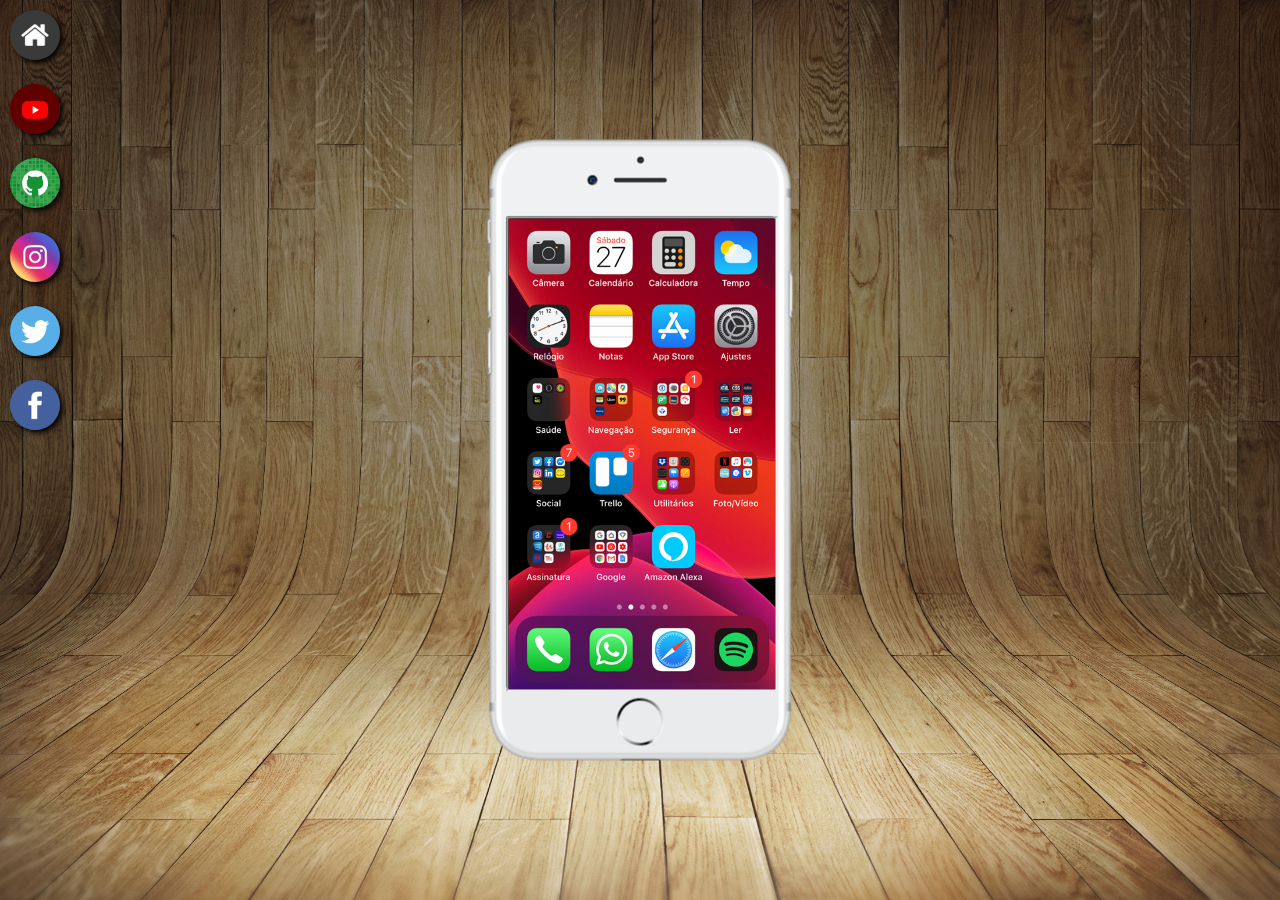
<file: index.html>
<!DOCTYPE html>
<html lang="pt-br">

<head>
    <meta charset="UTF-8">
    <meta name="viewport" content="width=device-width, initial-scale=1.0">
    <title>Projeto Redes Sociais</title>
    <link rel="shortcut icon" href="favicon.ico" type="image/x-icon">
    <link rel="stylesheet" href="estilos/style.css">
</head>

<body>
    <main>
        <section id="telefone">
            <iframe src="home.html" name="tela" id="tela">
                Navegador não disponível
            </iframe>
        </section>
        <section id="redes-sociais">
            <a href="home.html" target="tela"><img src="imagens/logo-home.jpg" alt="Home"></a><br>
            <a href="youtube.html" target="tela"><img src="imagens/logo-youtube.jpg" alt="Youtube"></a><br>
            <a href="github.html" target="tela"><img src="imagens/logo-github.jpg" alt="Github"></a><br>
            <a href="instagram.html" target="tela"><img src="imagens/logo-instagram.jpg" alt="Instagram"></a><br>
            <a href="twitter.html" target="tela"><img src="imagens/logo-twitter.jpg" alt="Twitter"></a><br>
            <a href="facebook.html" target="tela"><img src="imagens/logo-facebook.jpg" alt="Facebook"></a><br>


        </section>
    </main>
</body>

</html>
</file>
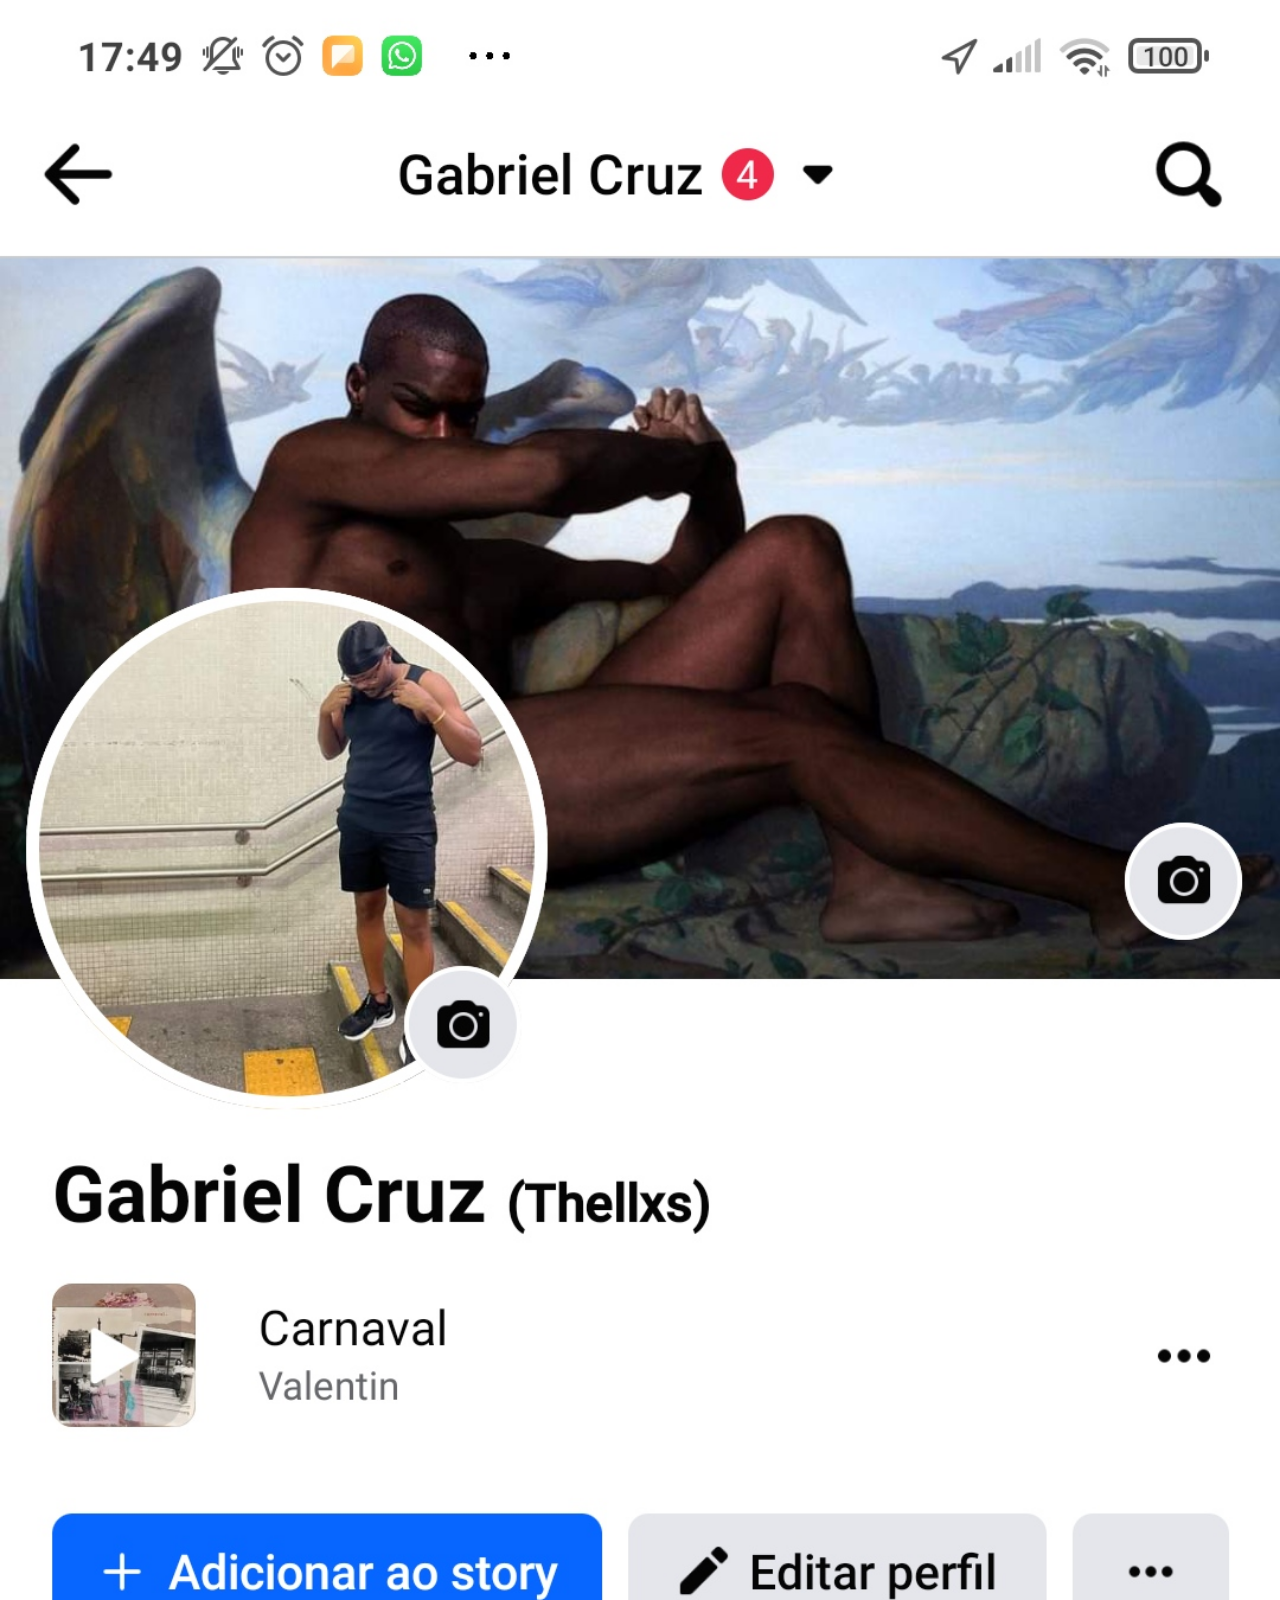
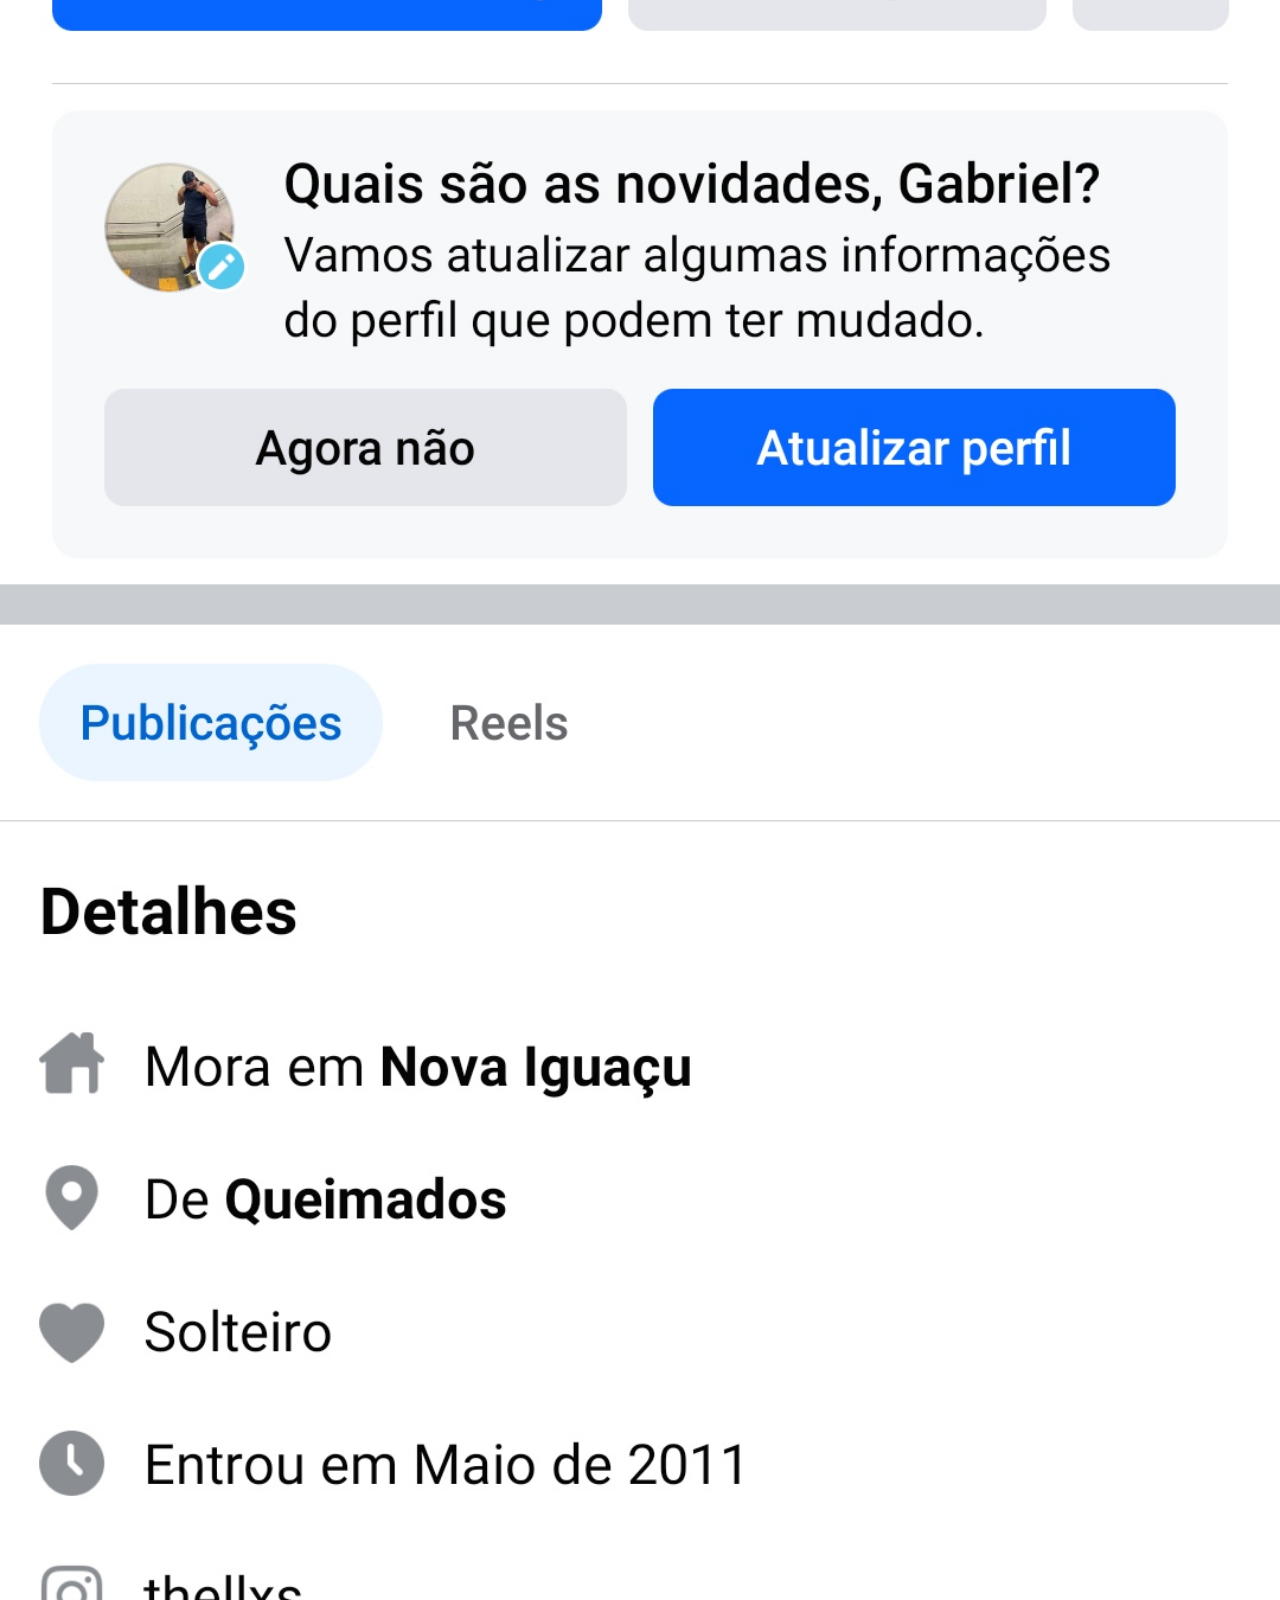
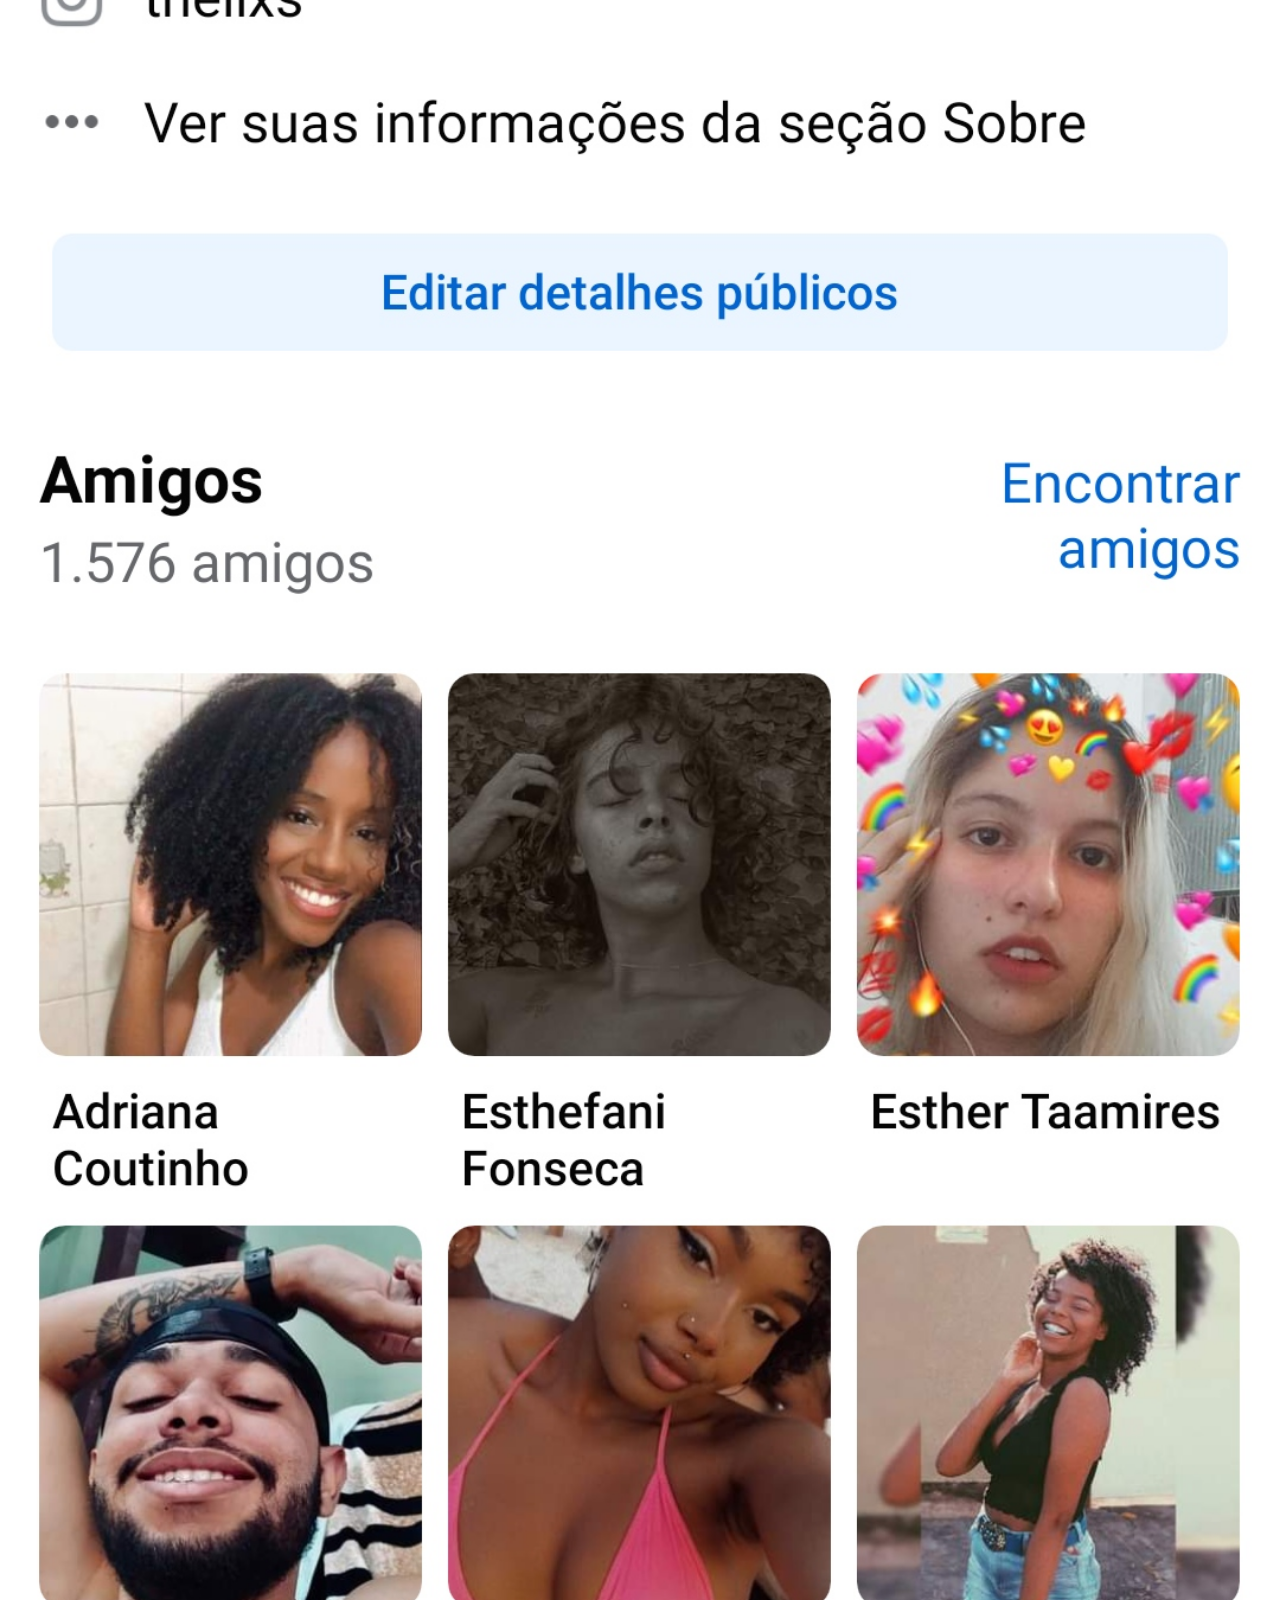
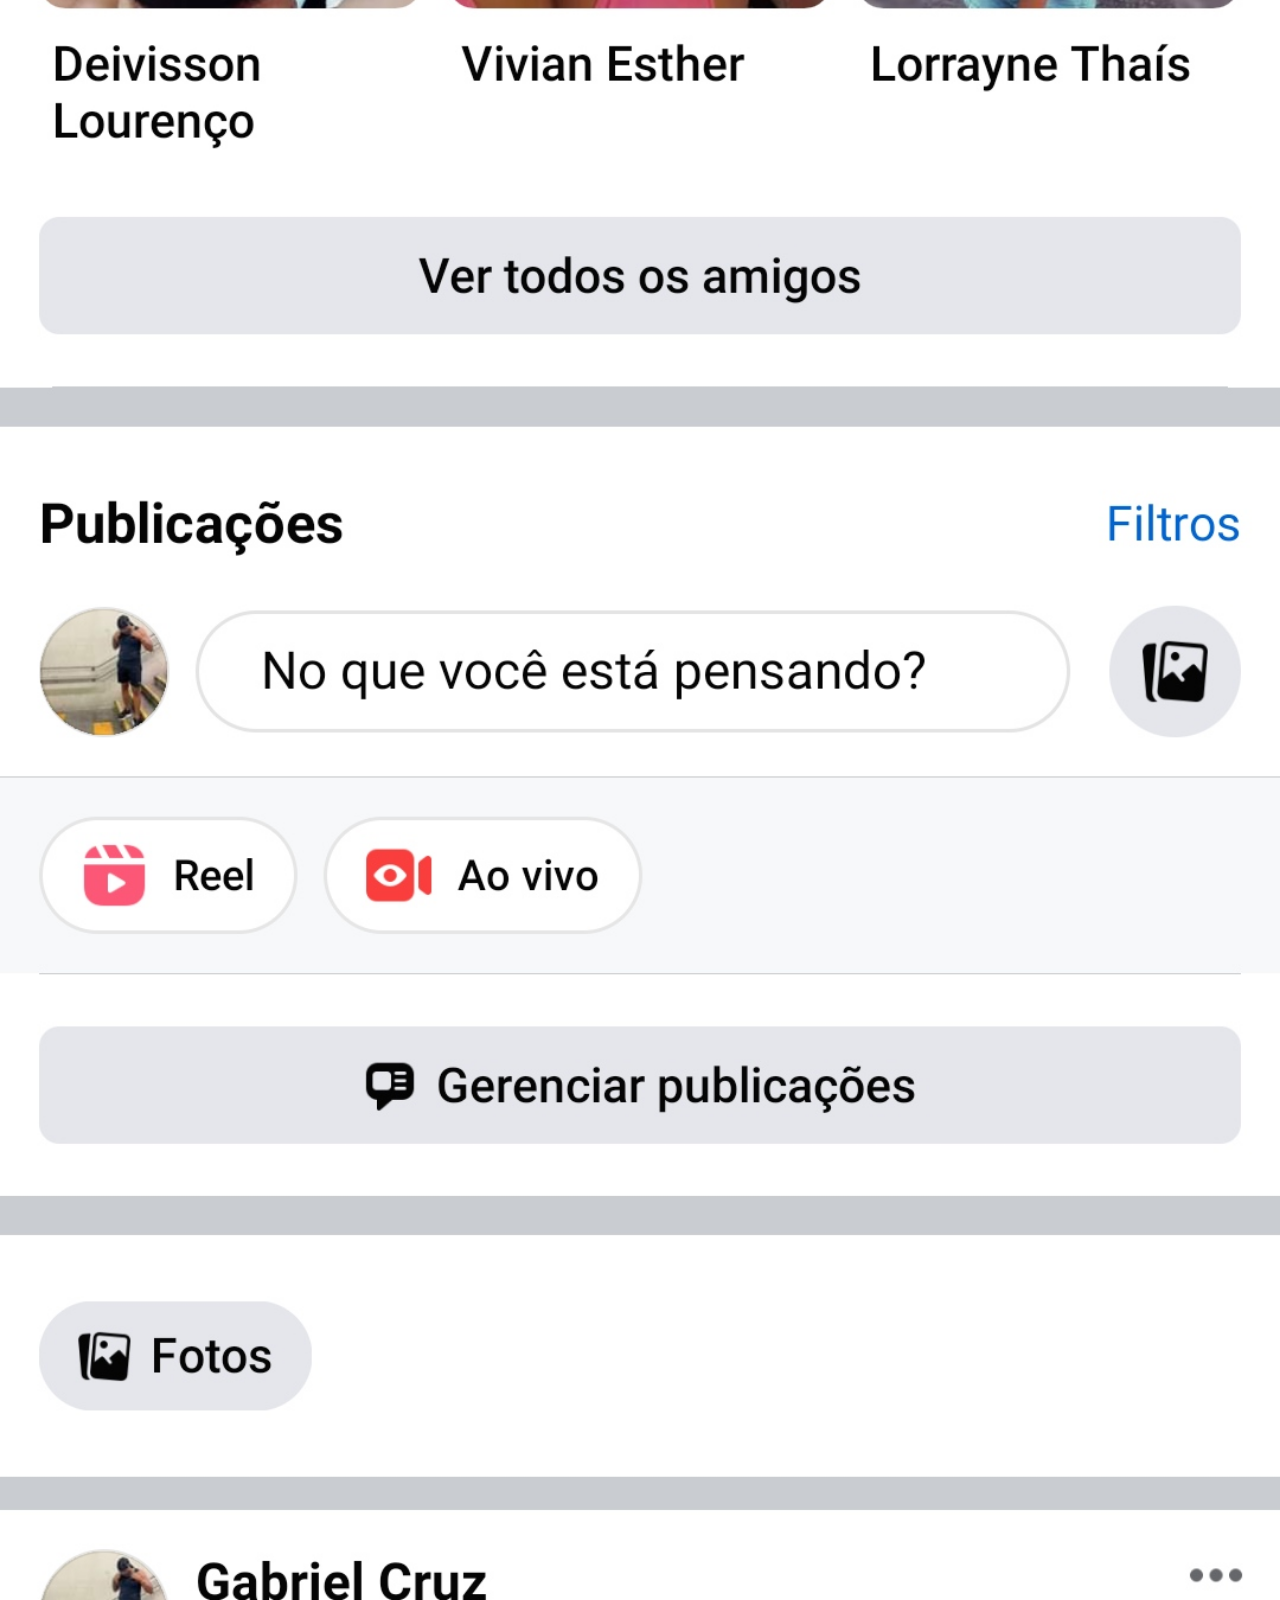
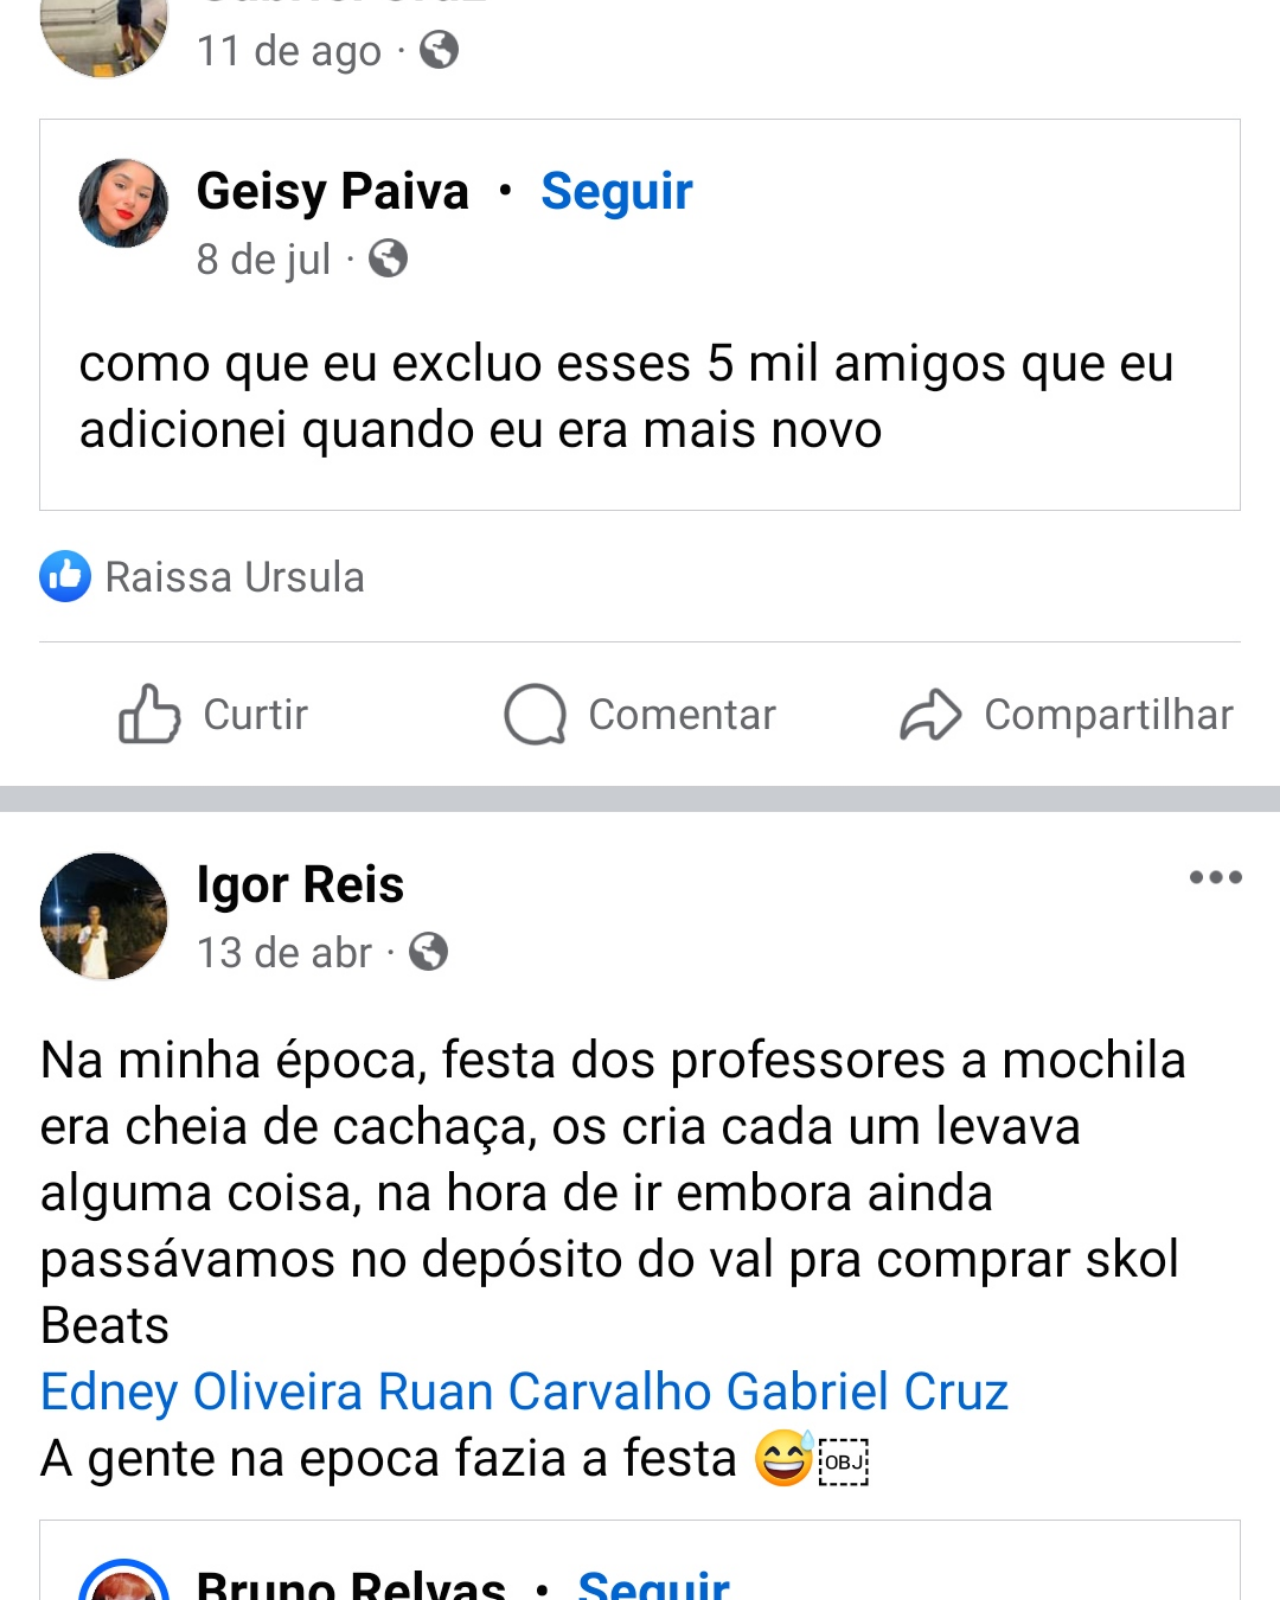
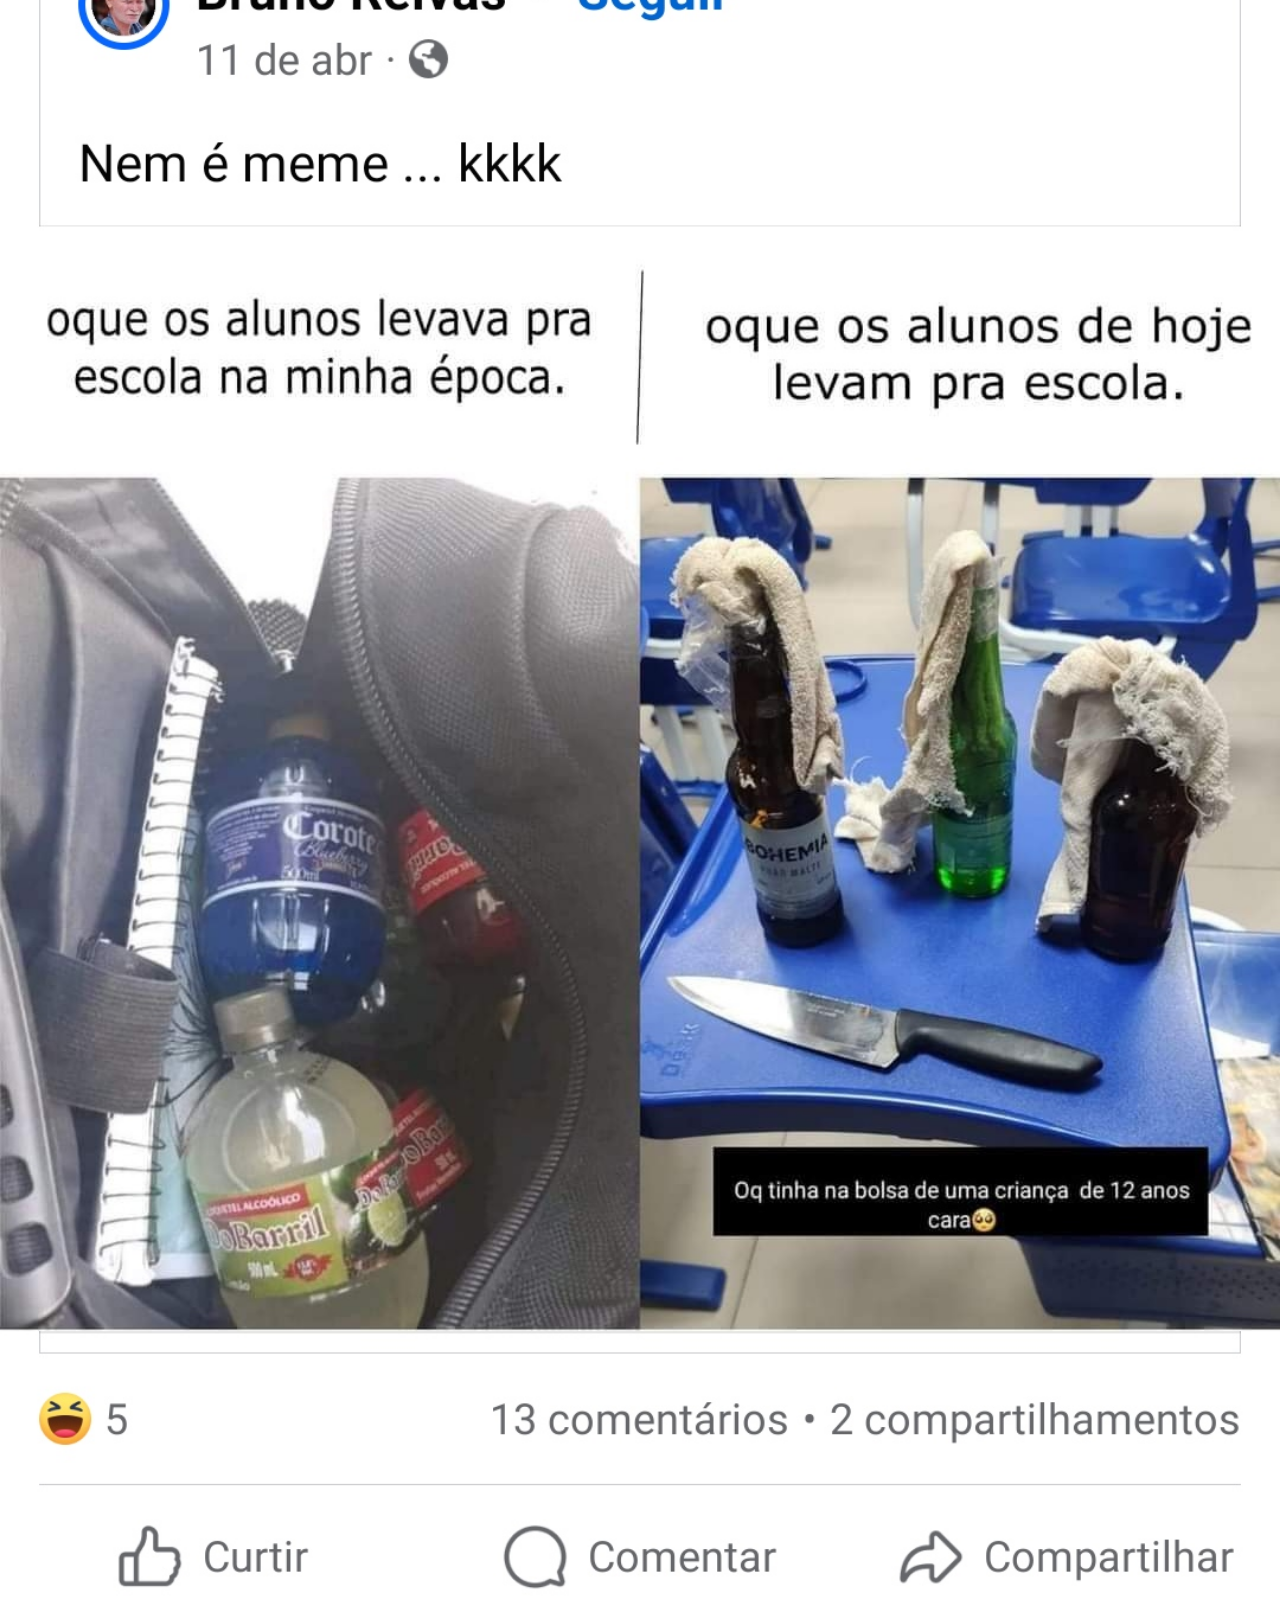
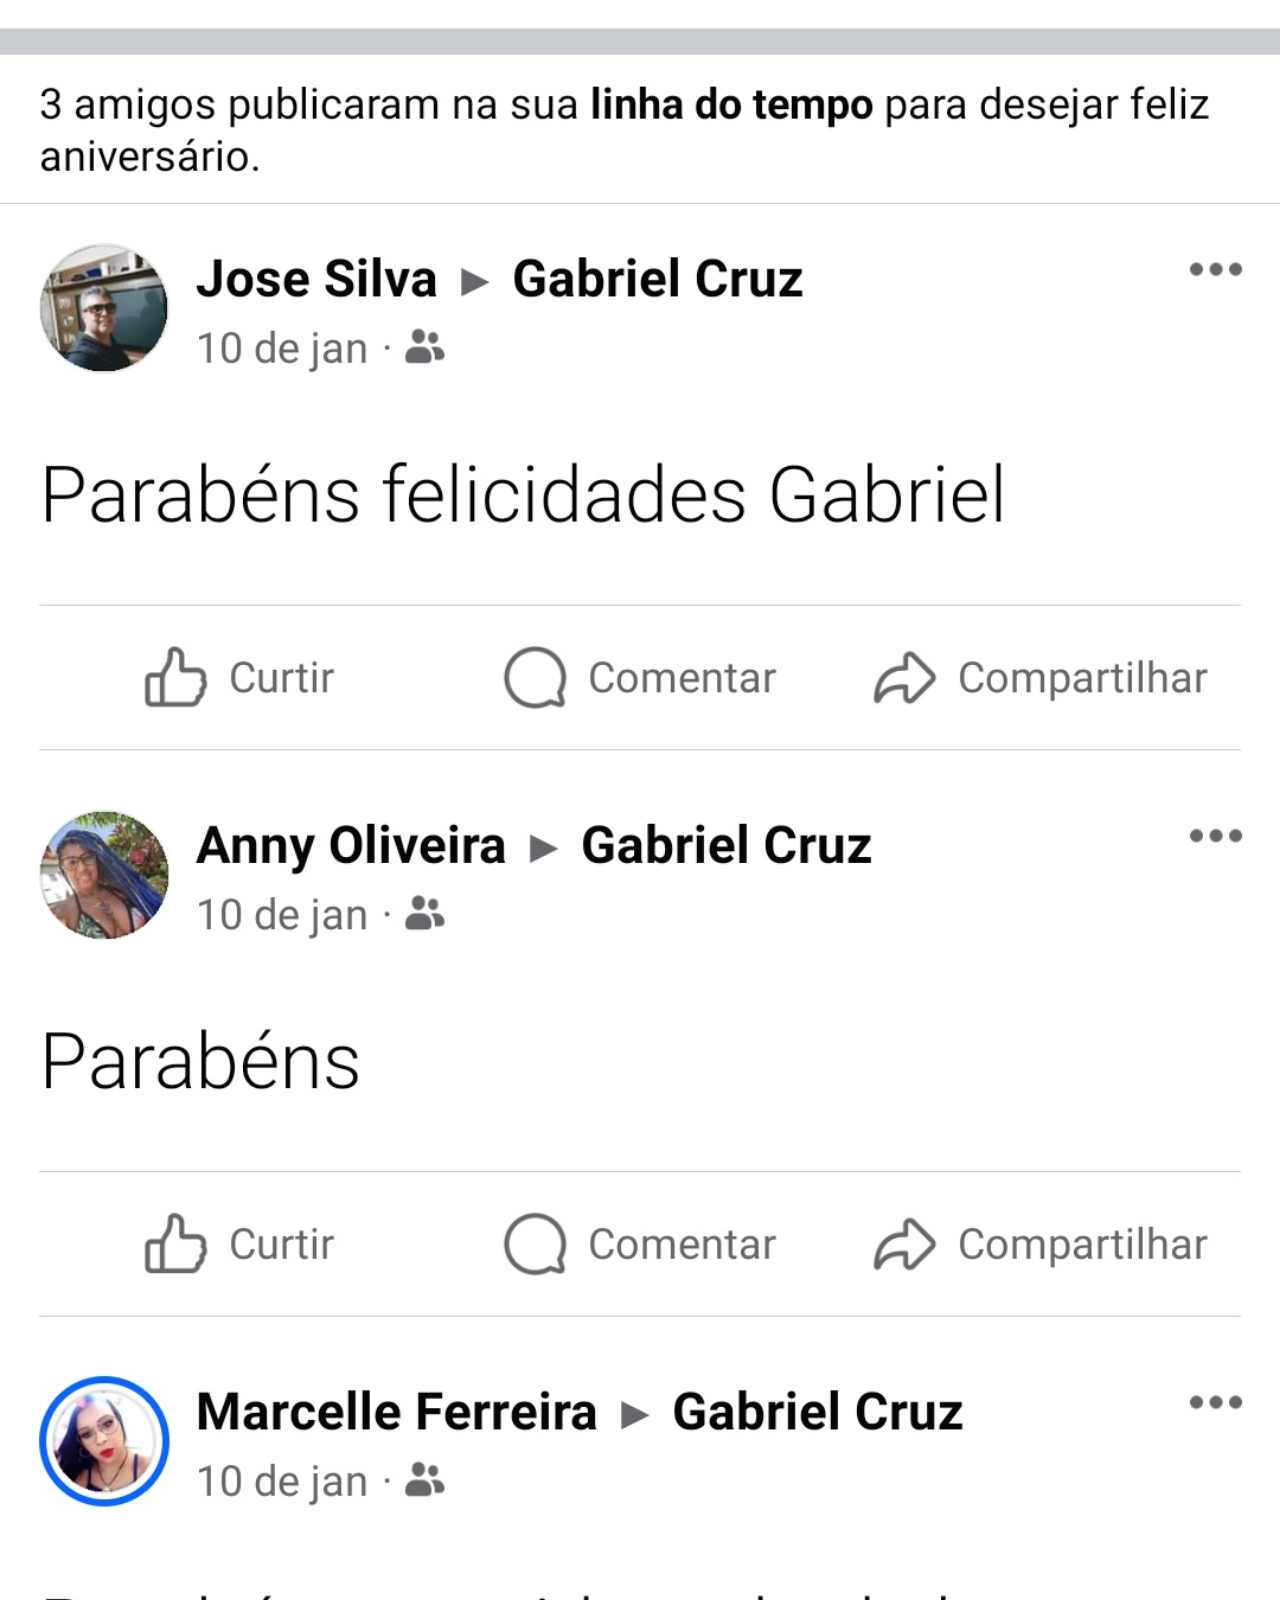
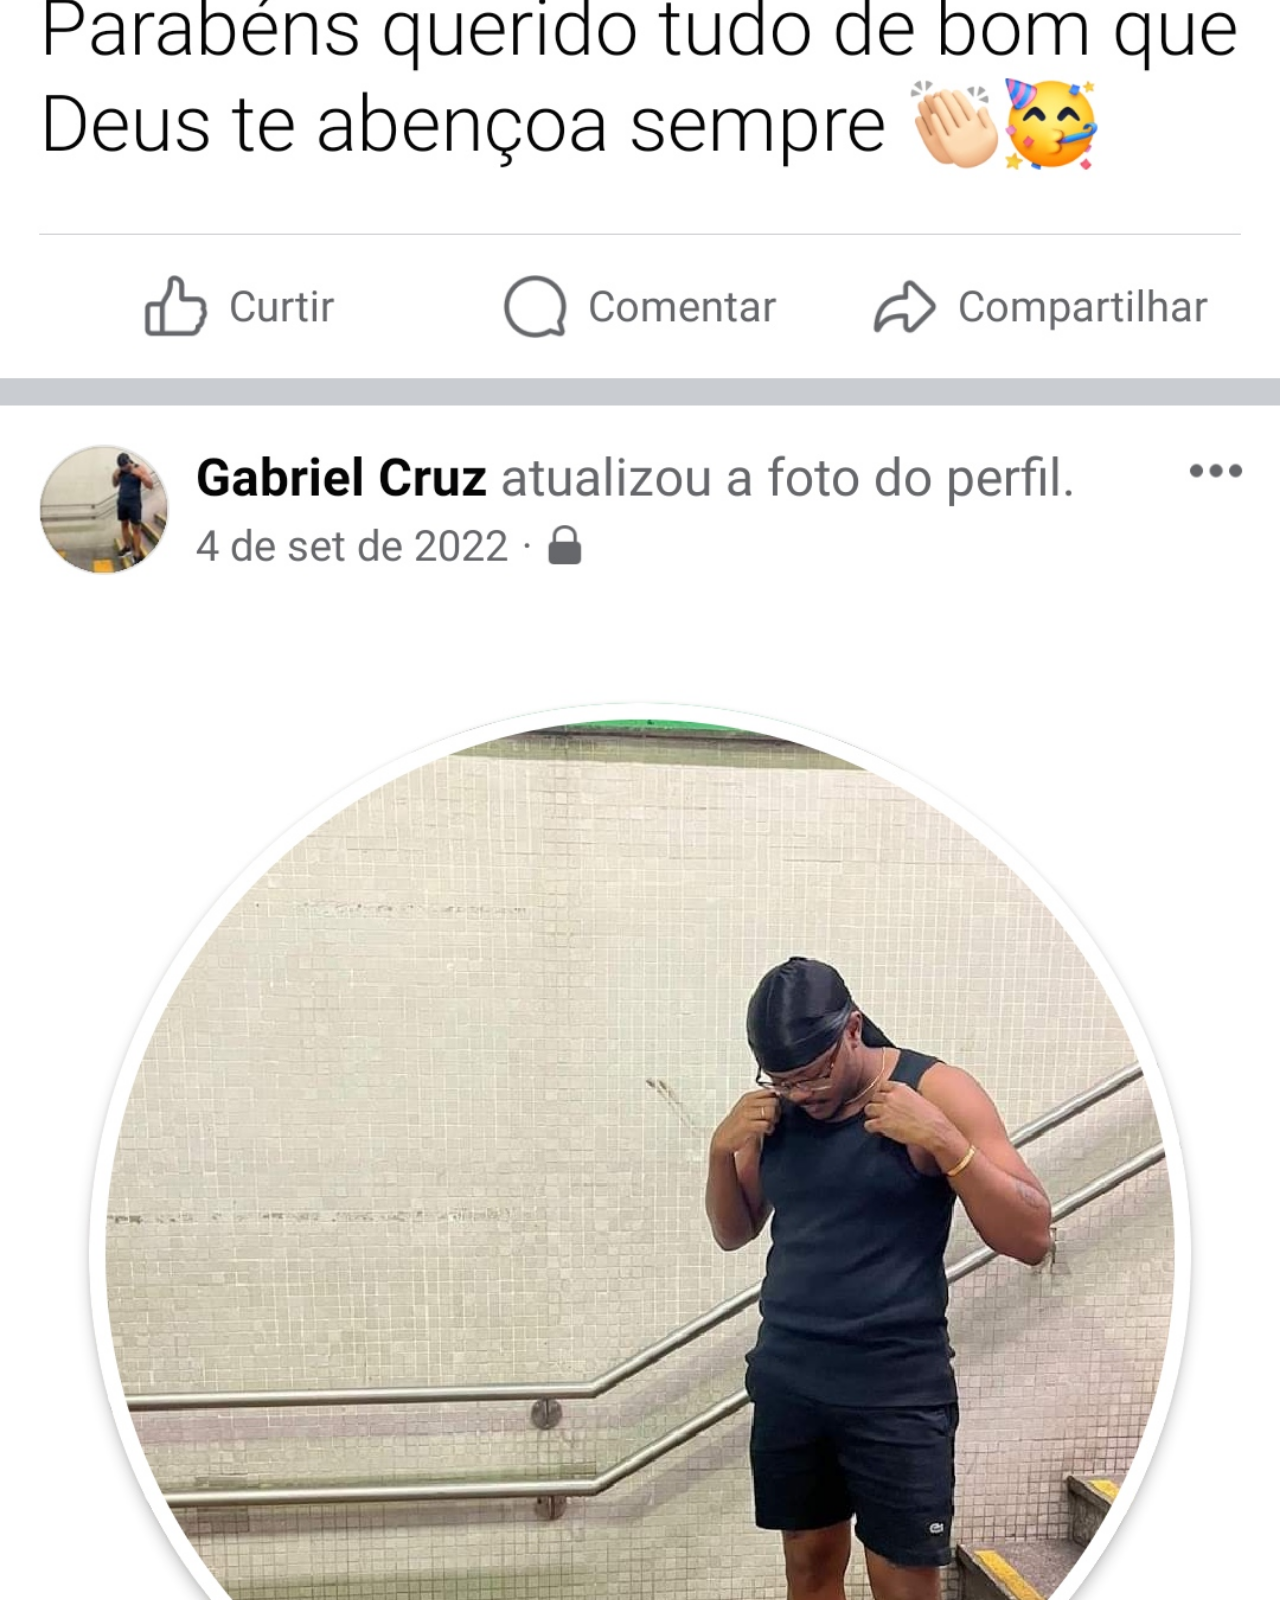
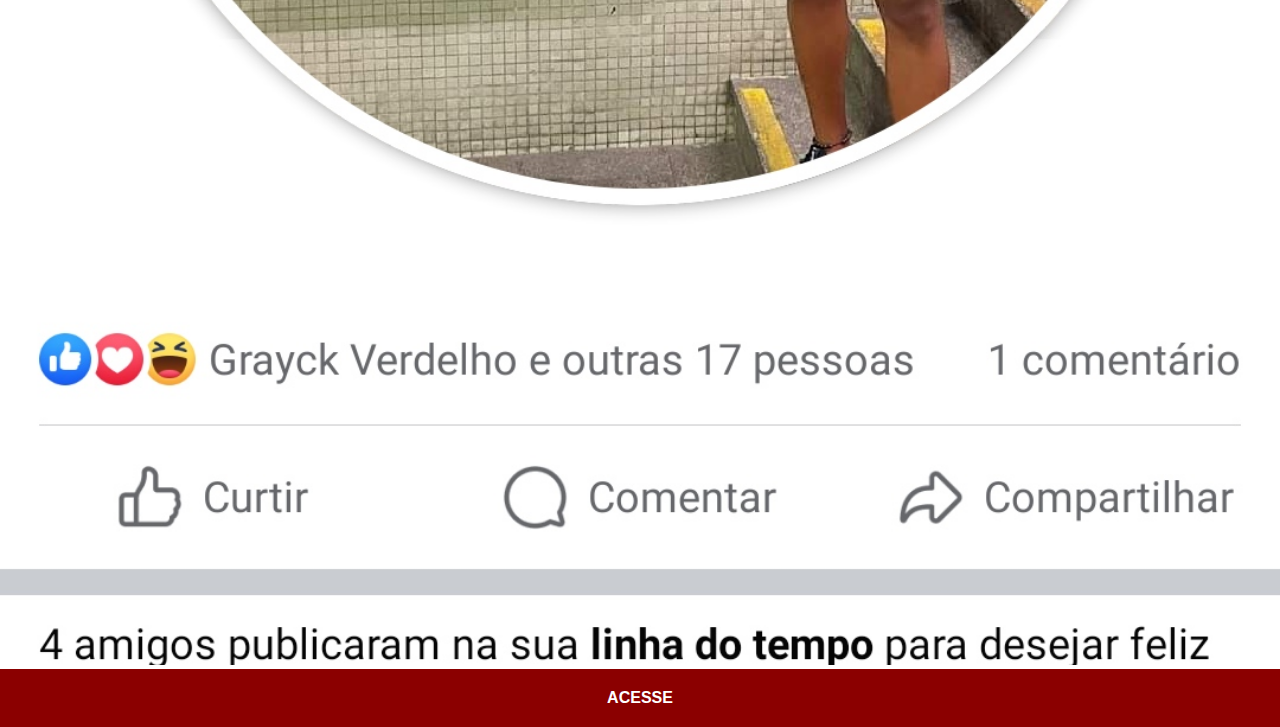
<file: facebook.html>
<!DOCTYPE html>
<html lang="pt-br">
<head>
    <meta charset="UTF-8">
    <meta name="viewport" content="width=device-width, initial-scale=1.0">
    <title>Facebook</title>
    <link rel="stylesheet" href="estilos/social.css">
</head>
<body>
    <img src="imagens/face.jpg" alt="Facebook">
    <a href="https://www.facebook.com/Biel.Monteiro38/" target="_blank">ACESSE</a>
</body>
</html>
</file>
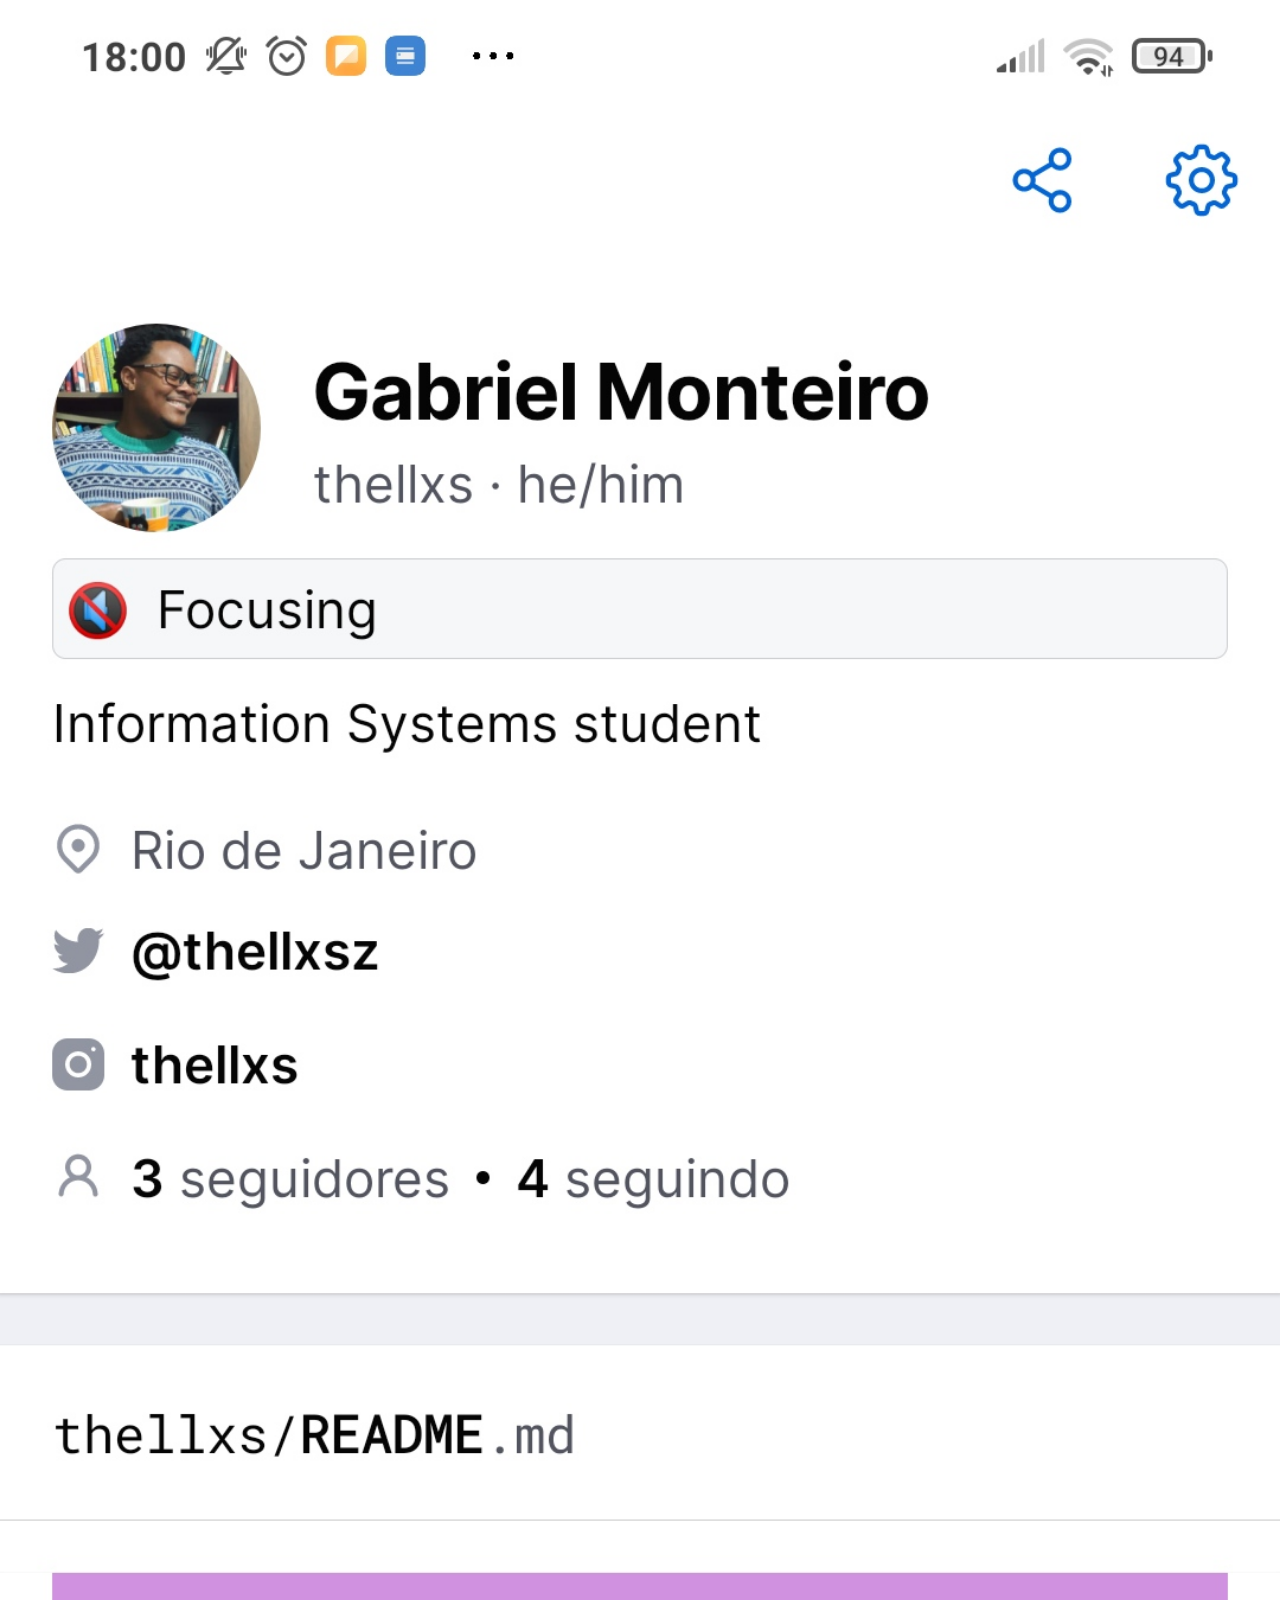
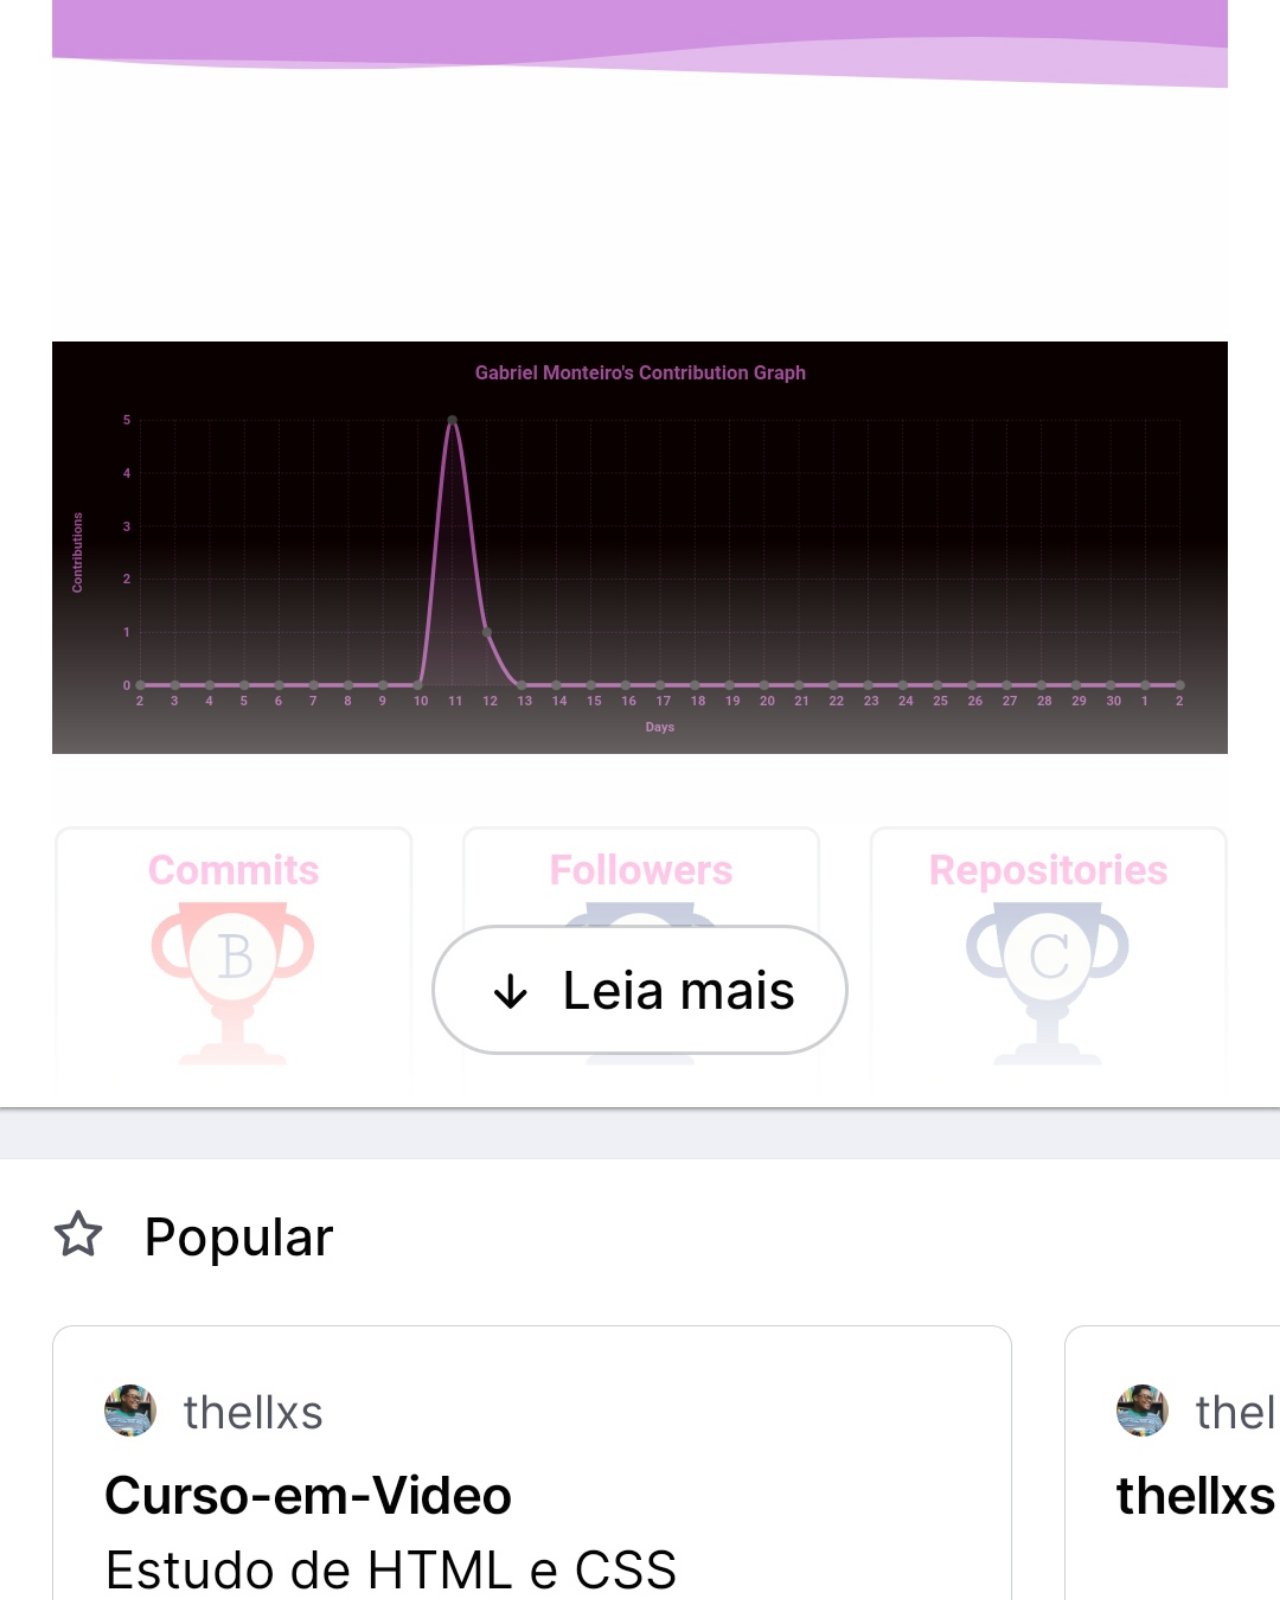
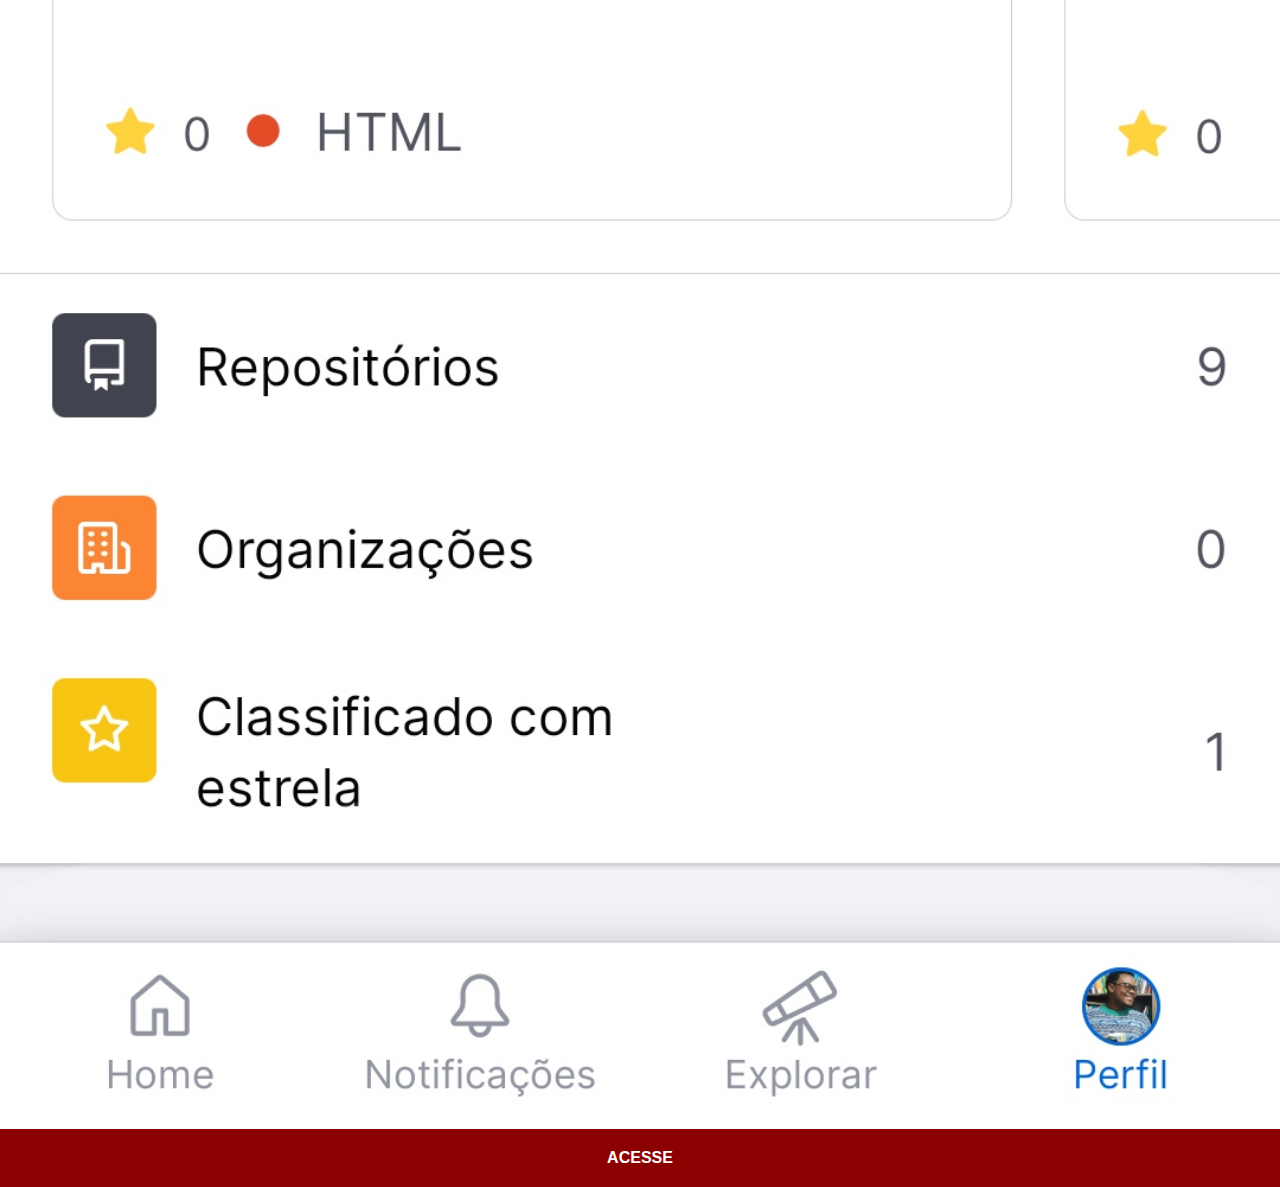
<file: github.html>
<!DOCTYPE html>
<html lang="pt-br">
<head>
    <meta charset="UTF-8">
    <meta name="viewport" content="width=device-width, initial-scale=1.0">
    <title>Github</title>
    <link rel="stylesheet" href="estilos/social.css">
</head>
<body>
    <img src="imagens/git.jpg" alt="GitHub">
    <a href="https://github.com/thellxs" target="_blank">ACESSE</a>
</body>
</html>
</file>
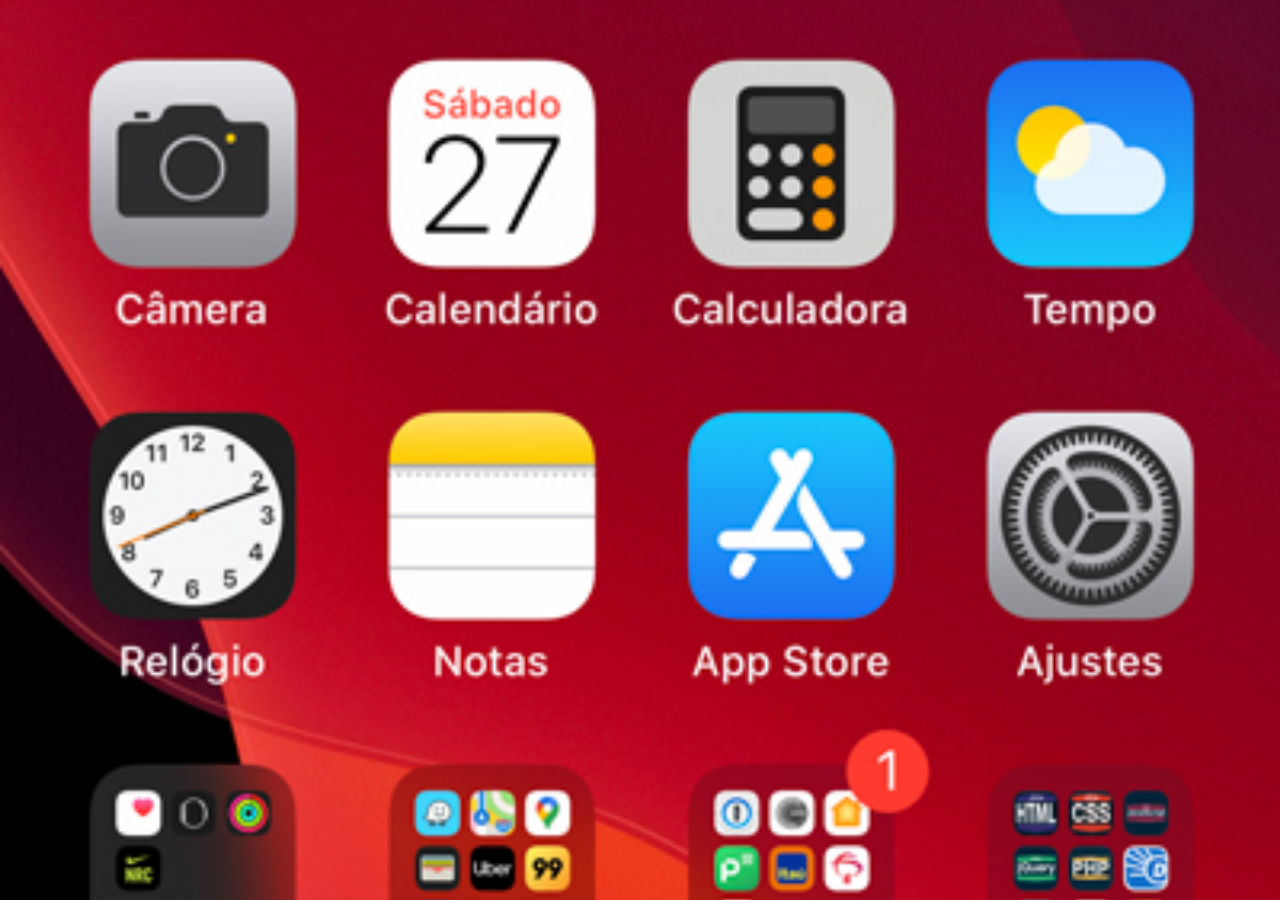
<file: home.html>
<!DOCTYPE html>
<html lang="pt-br">

<head>
    <meta charset="UTF-8">
    <meta name="viewport" content="width=device-width, initial-scale=1.0">
    <title>Home</title>
</head>
<style>
    * {
        margin: 0px;
        padding: 0px;
    }

    body {
        width: 100vw;
        height: 100vh;
        background: black url('imagens/tela-home.jpg') no-repeat top center;
        background-size: cover;
    }
</style>

<body>

</body>

</html>
</file>
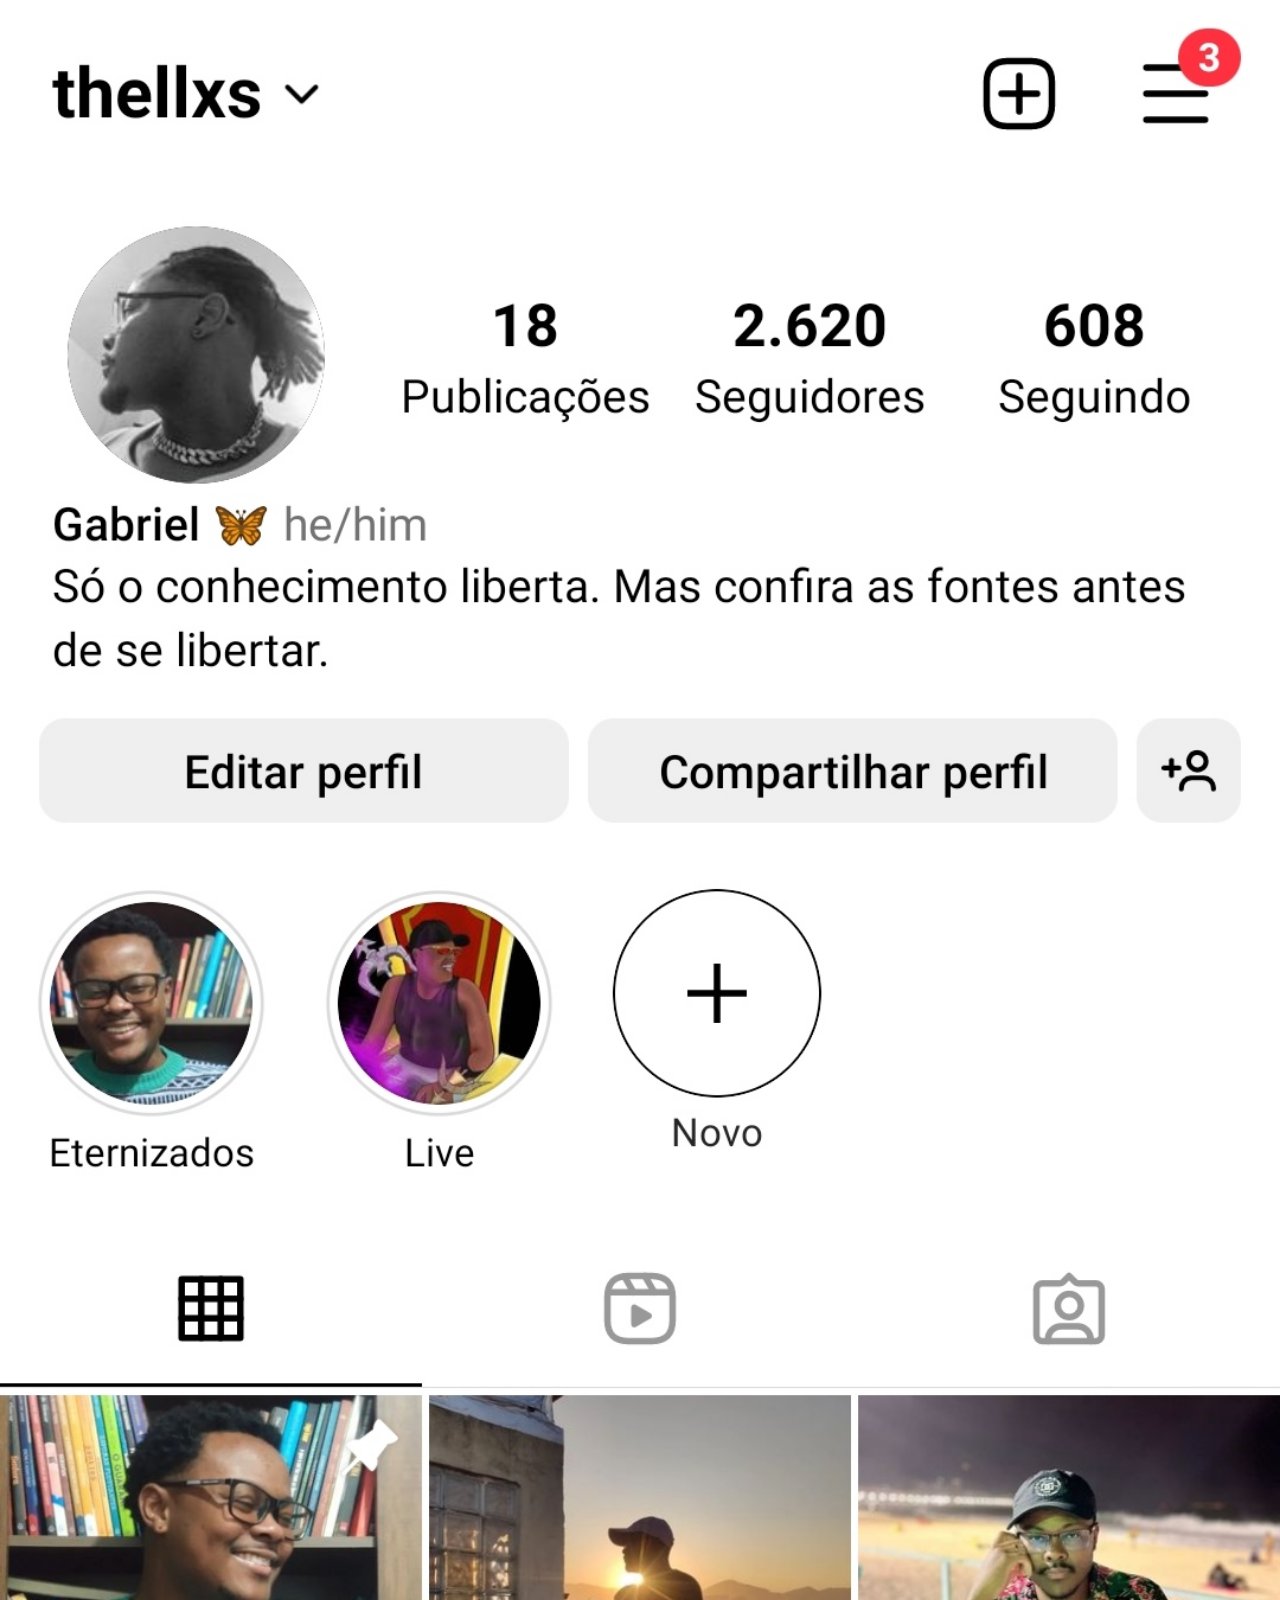
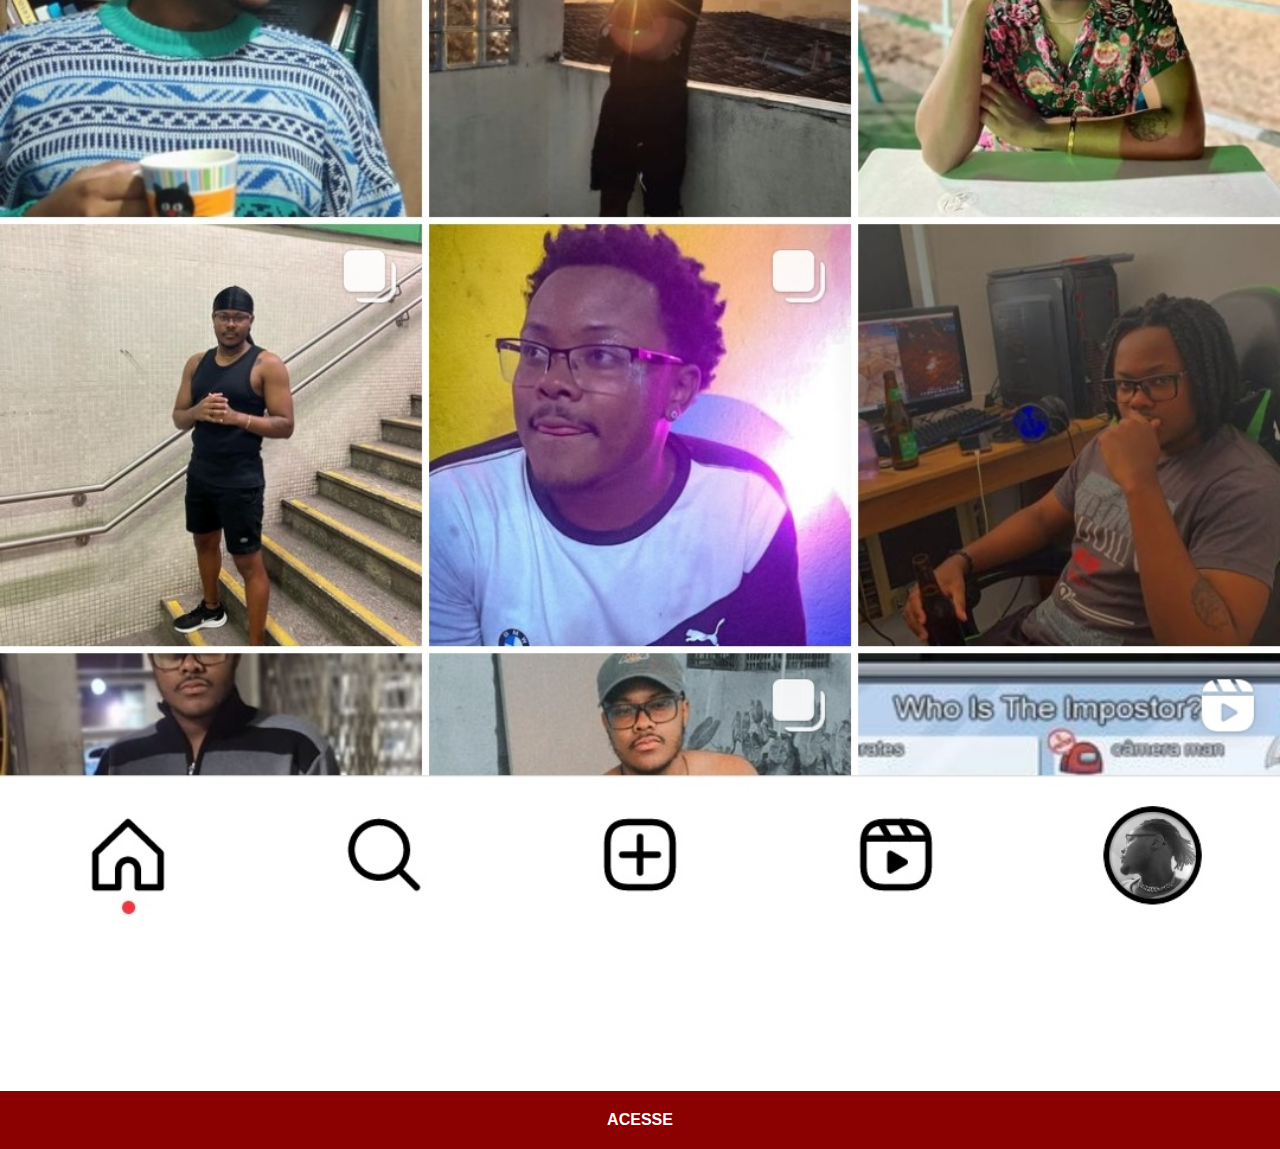
<file: instagram.html>
<!DOCTYPE html>
<html lang="pt-br">
<head>
    <meta charset="UTF-8">
    <meta name="viewport" content="width=device-width, initial-scale=1.0">
    <title>Instagram</title>
    <link rel="stylesheet" href="estilos/social.css">
</head>
<body>
    <img src="imagens/insta.jpg" alt="Instagram">
    <a href="https://www.instagram.com/thellxs/" target="_blank">ACESSE</a>
</body>
</html>
</file>
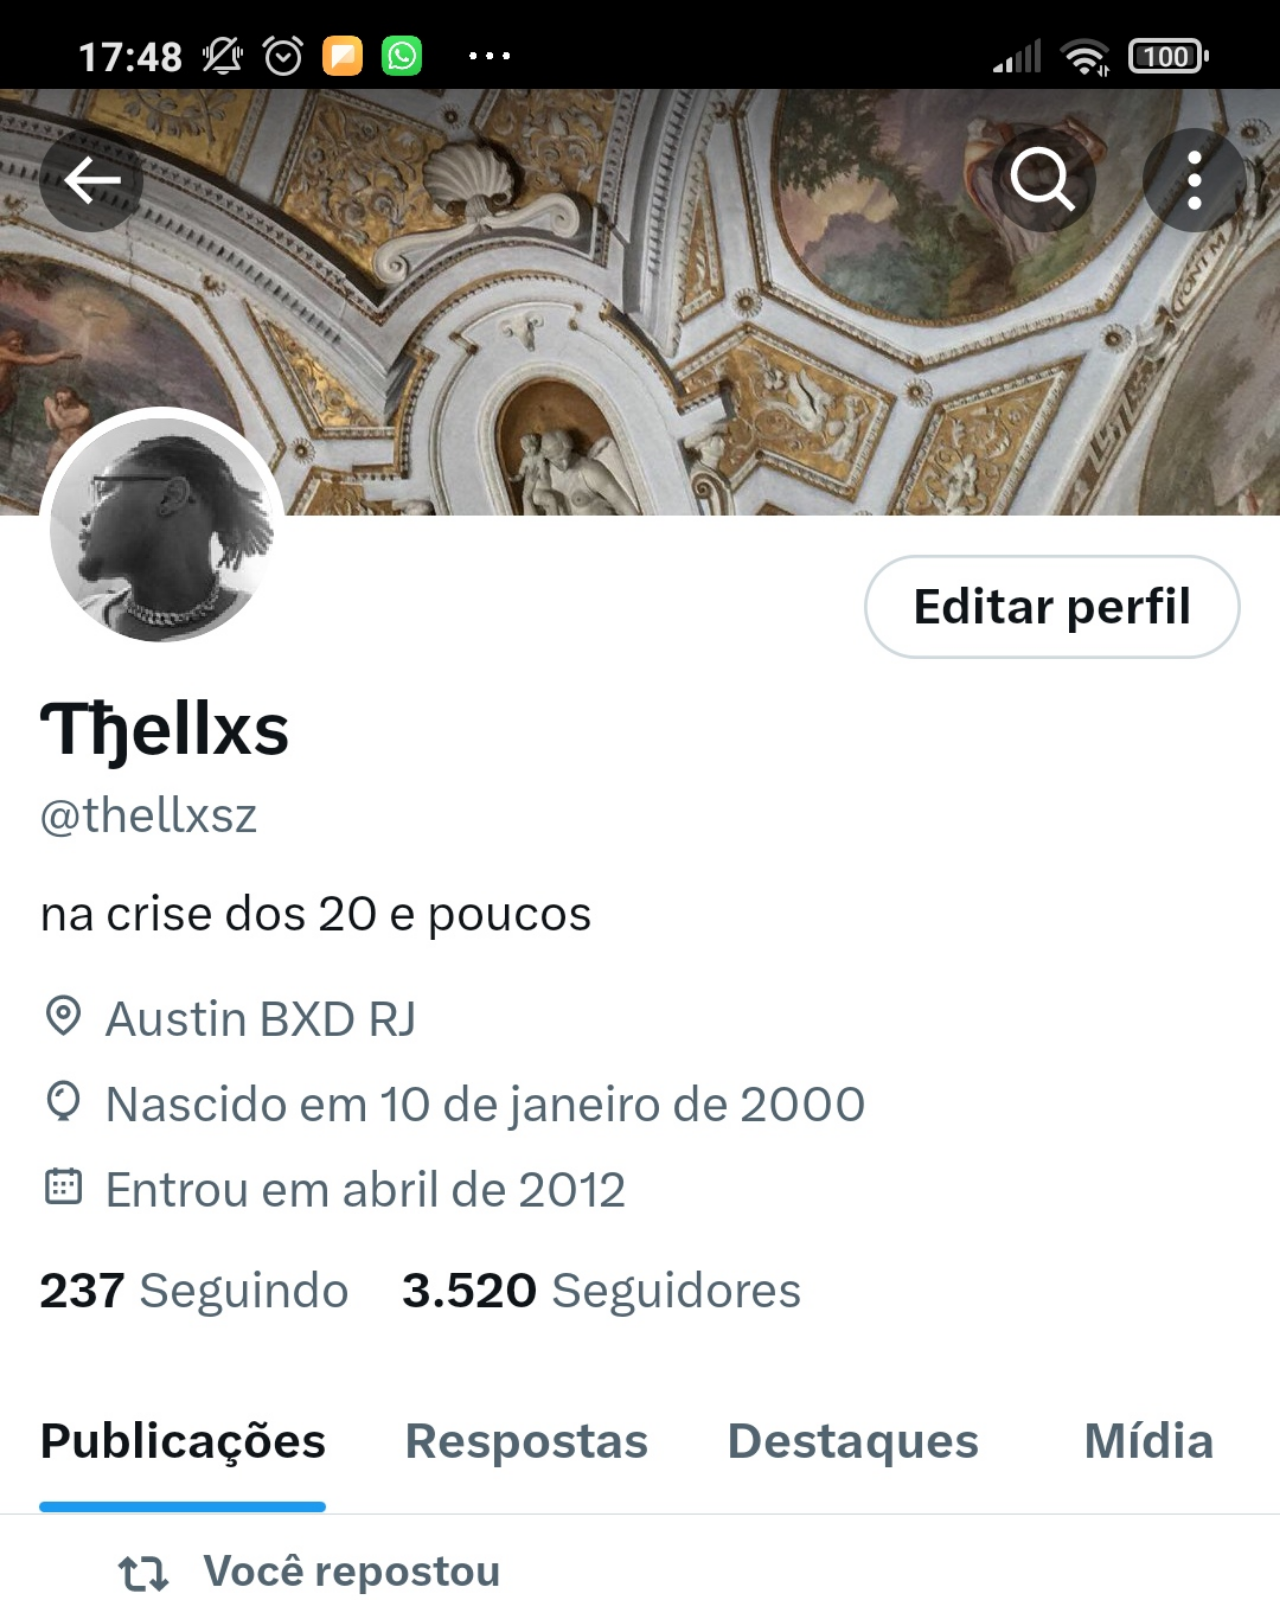
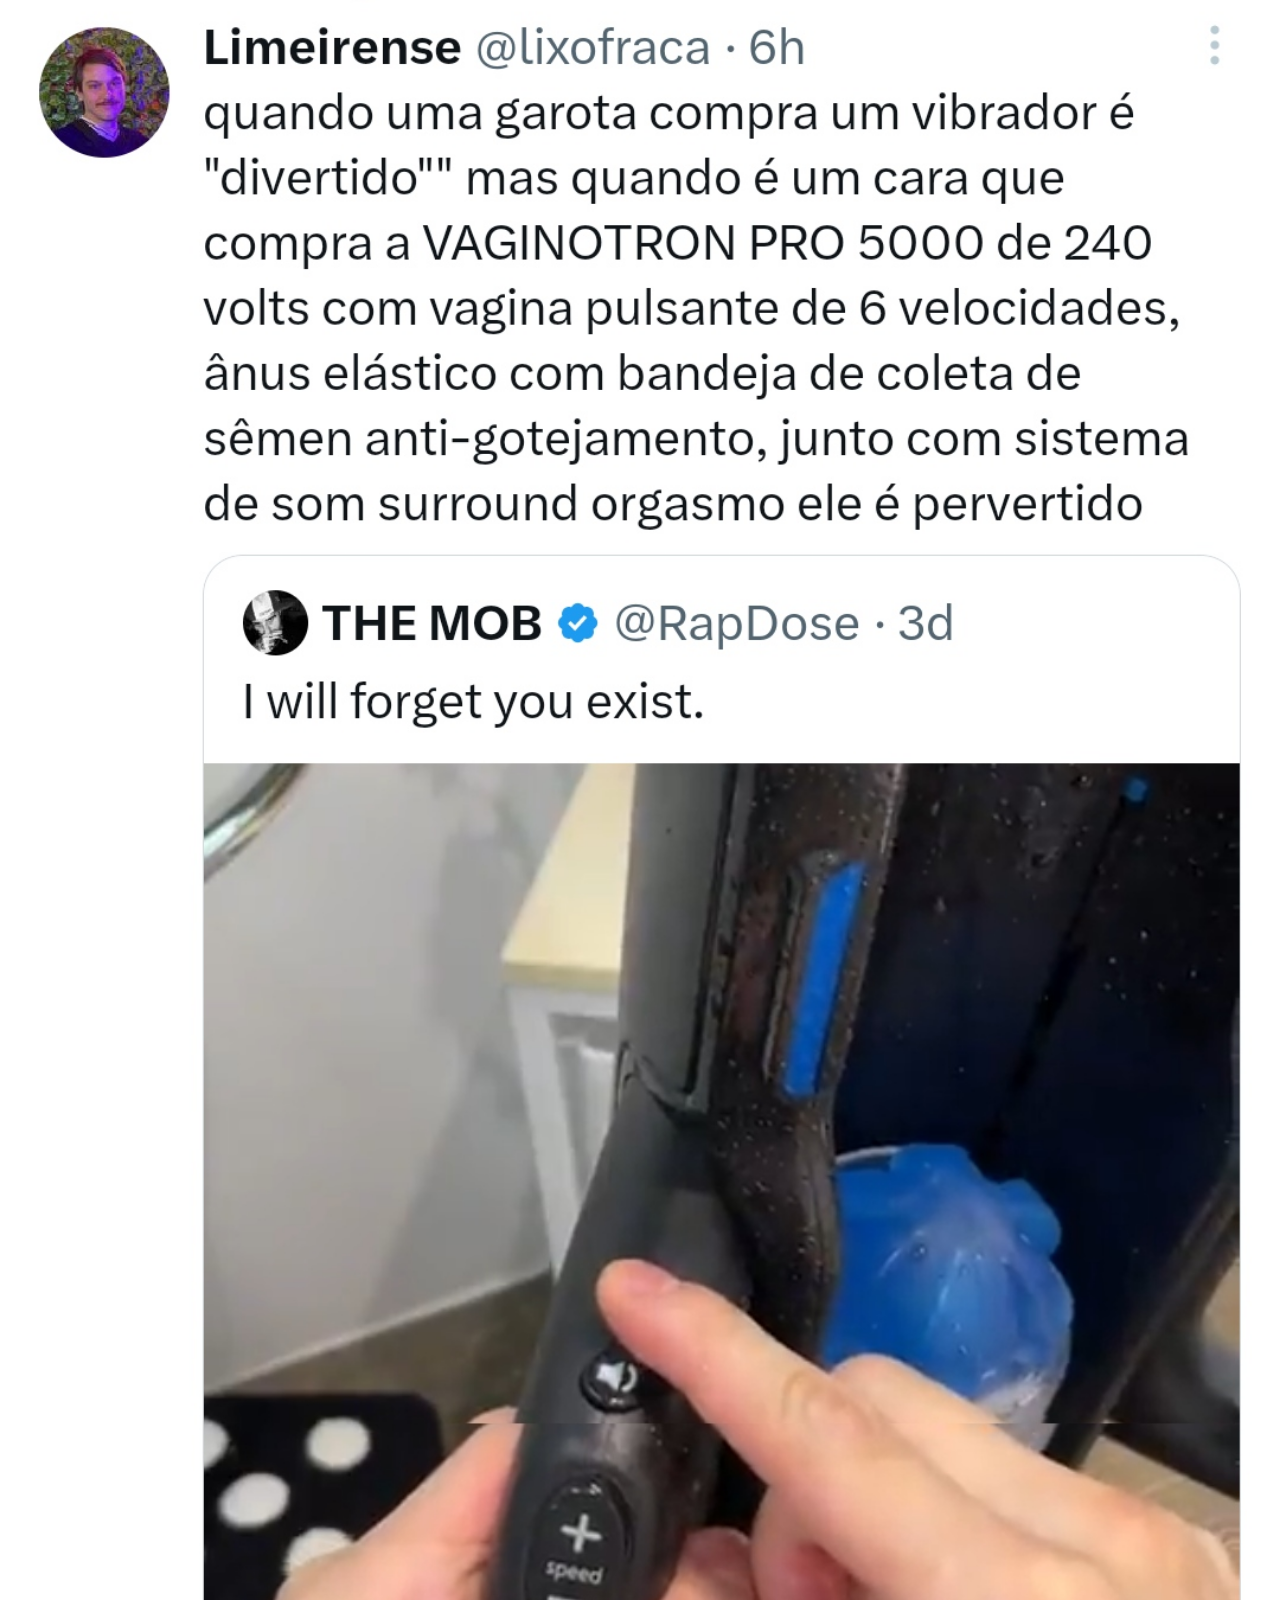
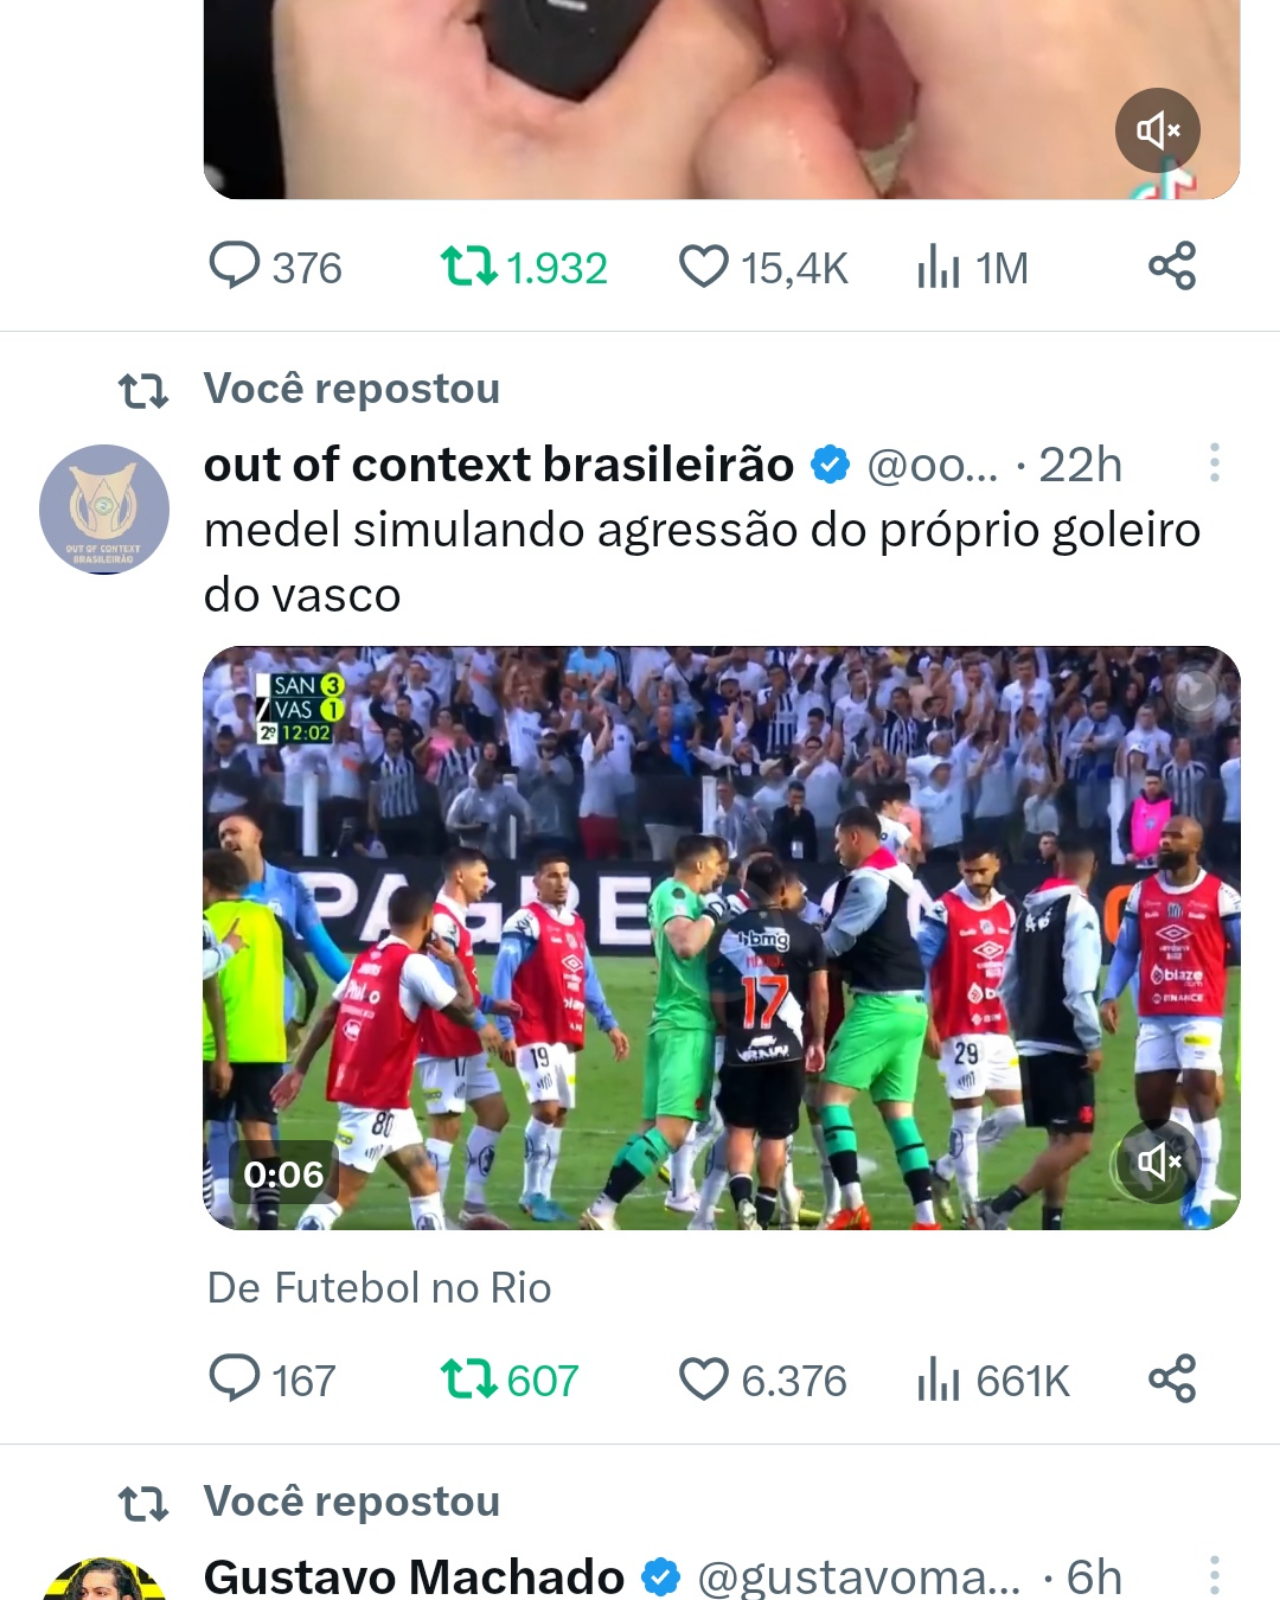
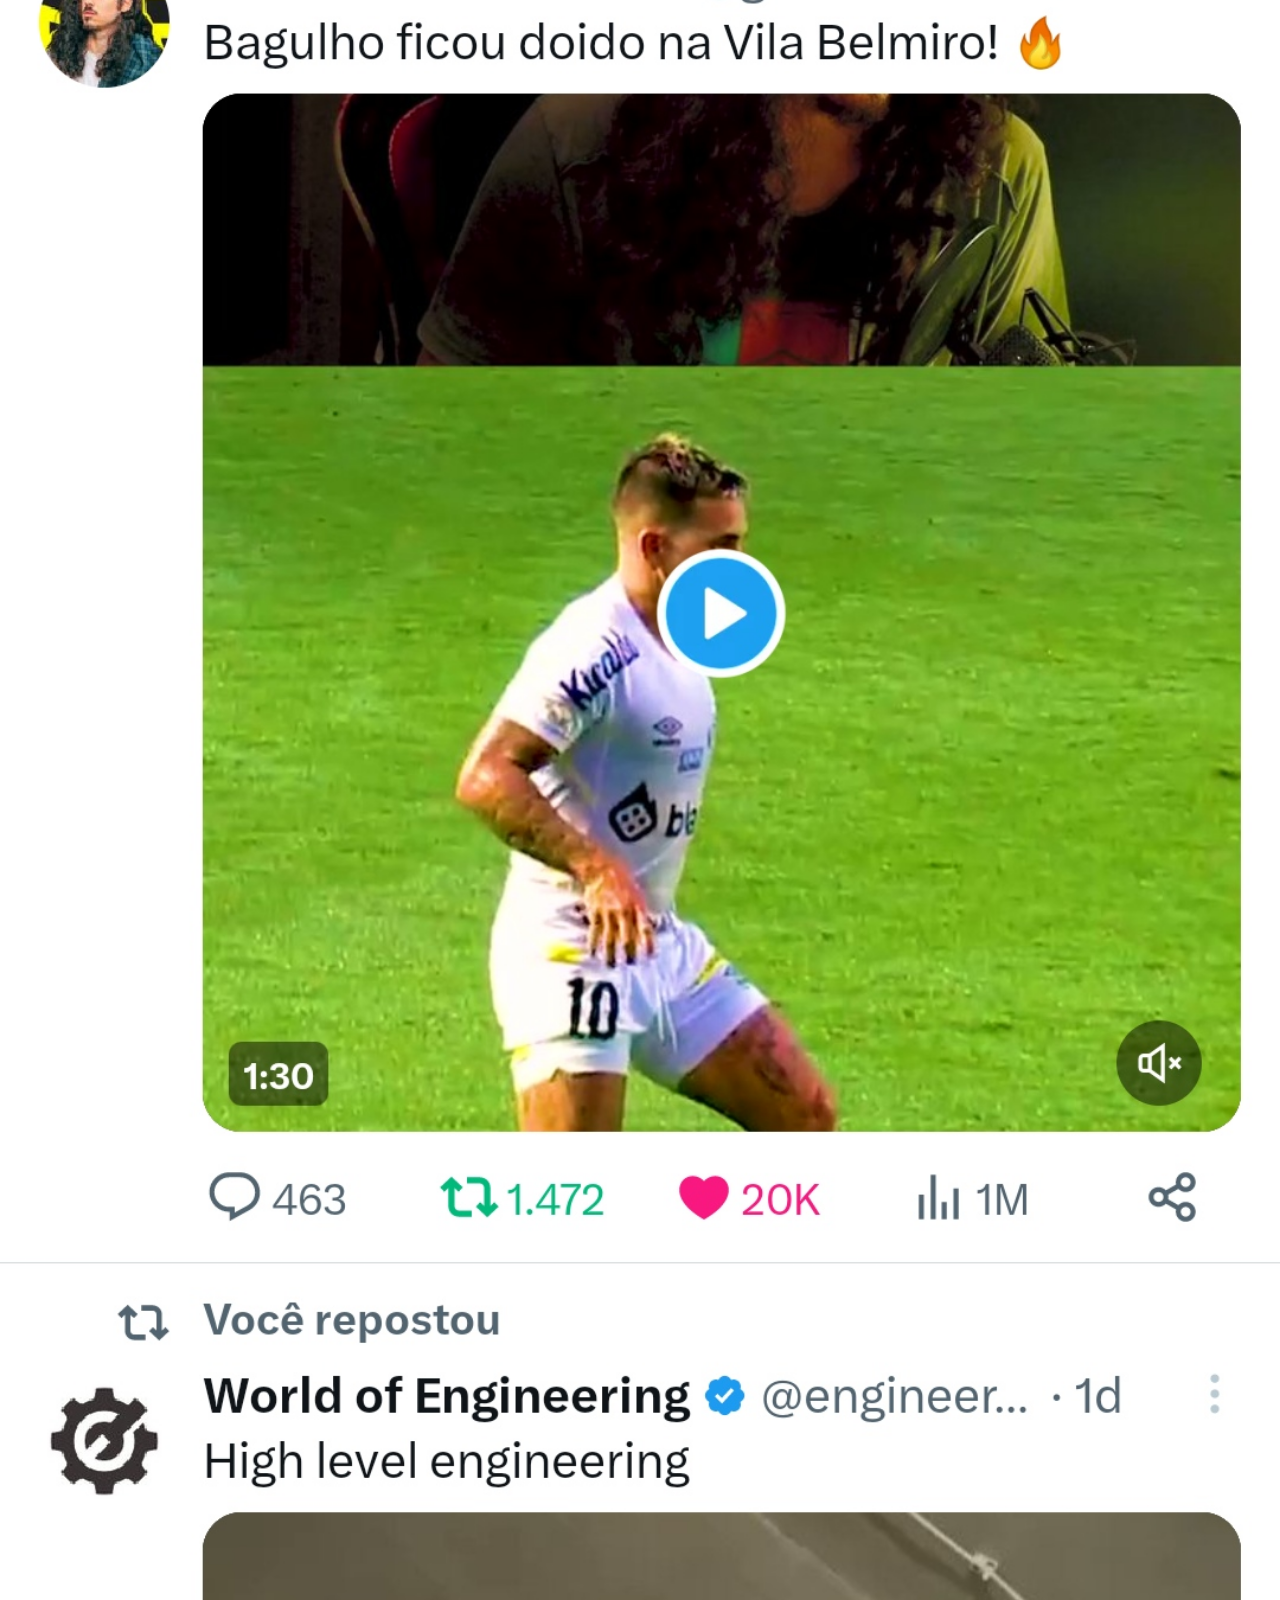
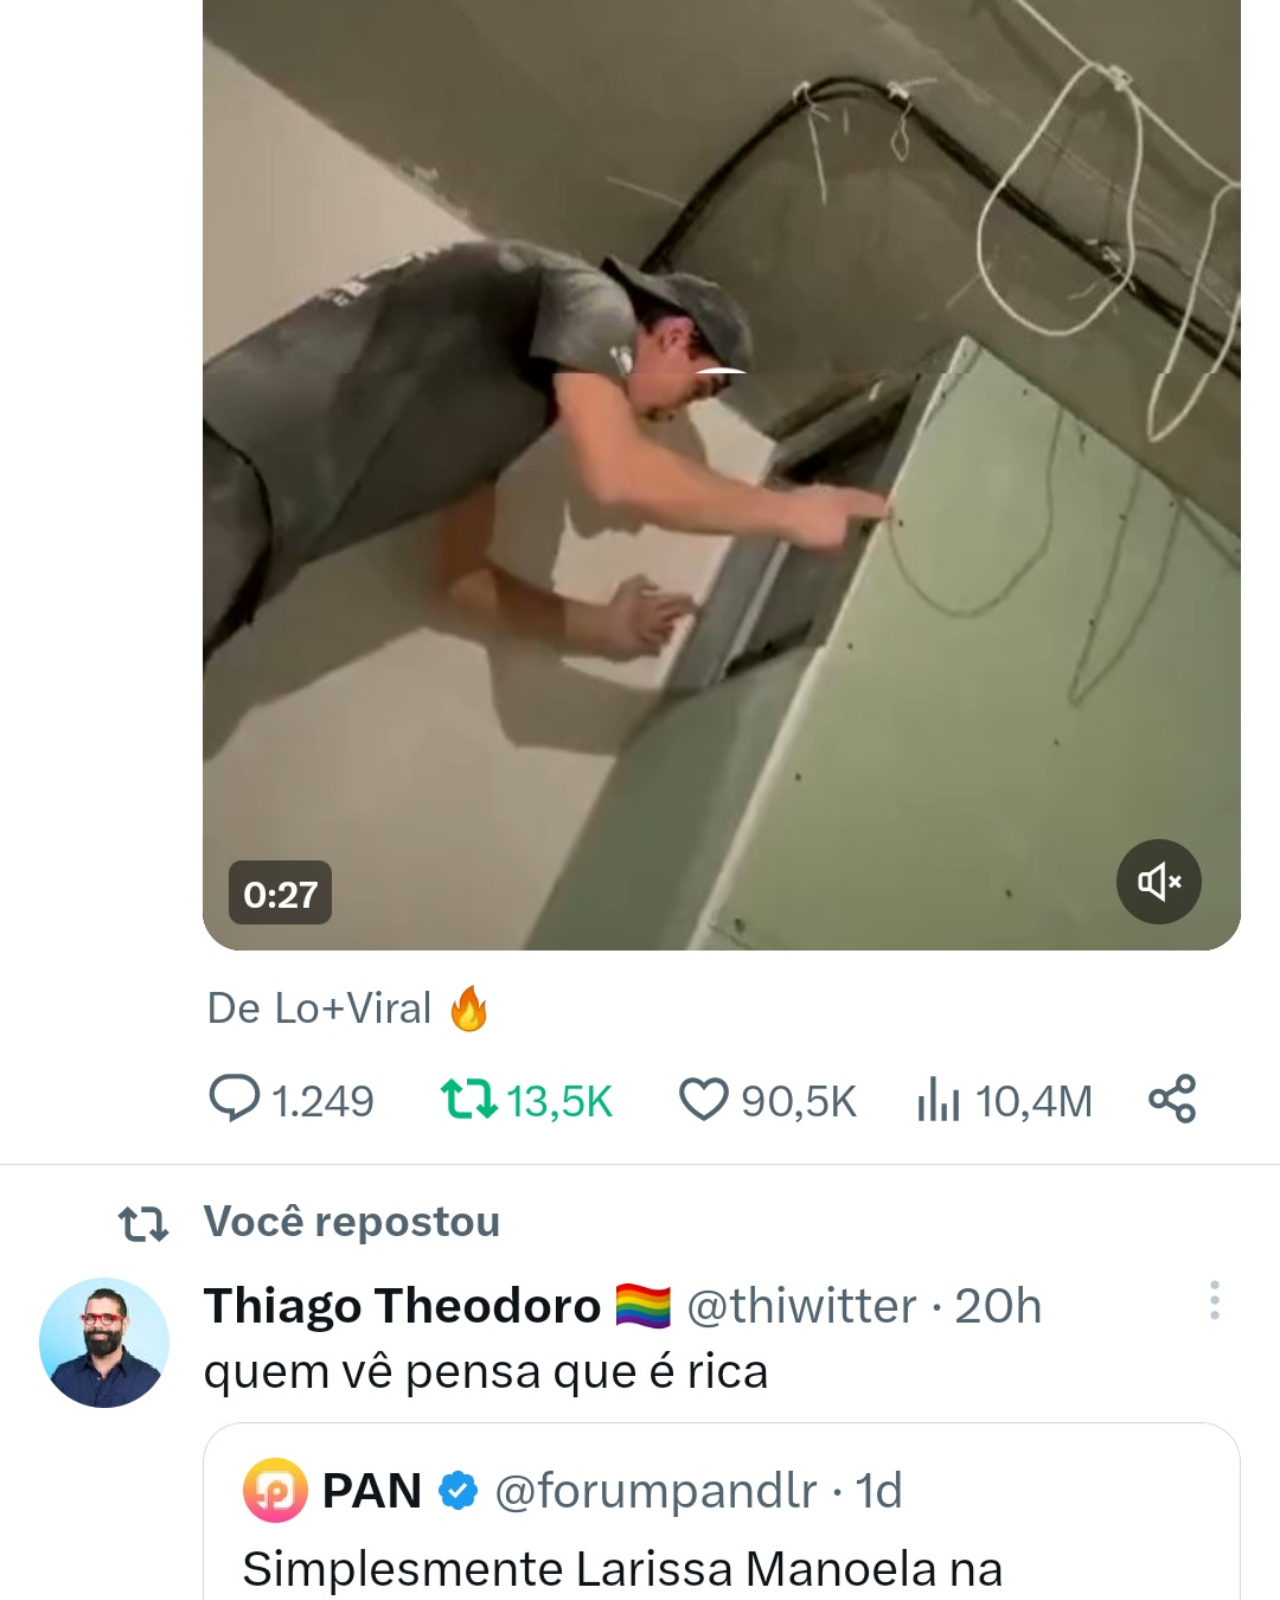
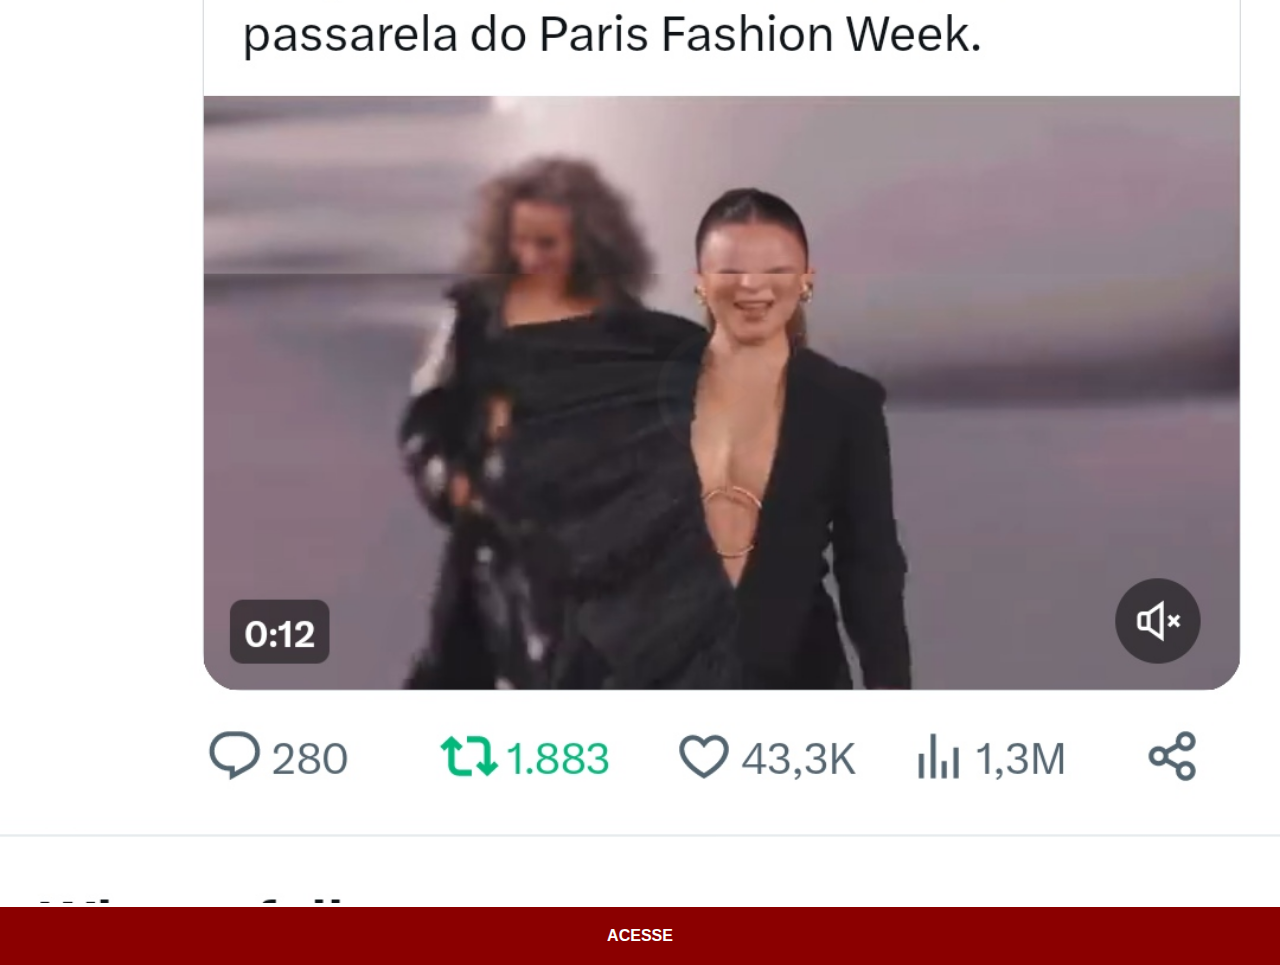
<file: twitter.html>
<!DOCTYPE html>
<html lang="en">
<head>
    <meta charset="UTF-8">
    <meta name="viewport" content="width=
    , initial-scale=1.0">
    <title>Twitter</title>
    <link rel="stylesheet" href="estilos/social.css">
</head>
<body>
    <img src="imagens/tt.jpg" alt="Twitter">
    <a href="https://twitter.com/thellxsz" target="_blank">ACESSE</a>
</body>
</html>
</file>
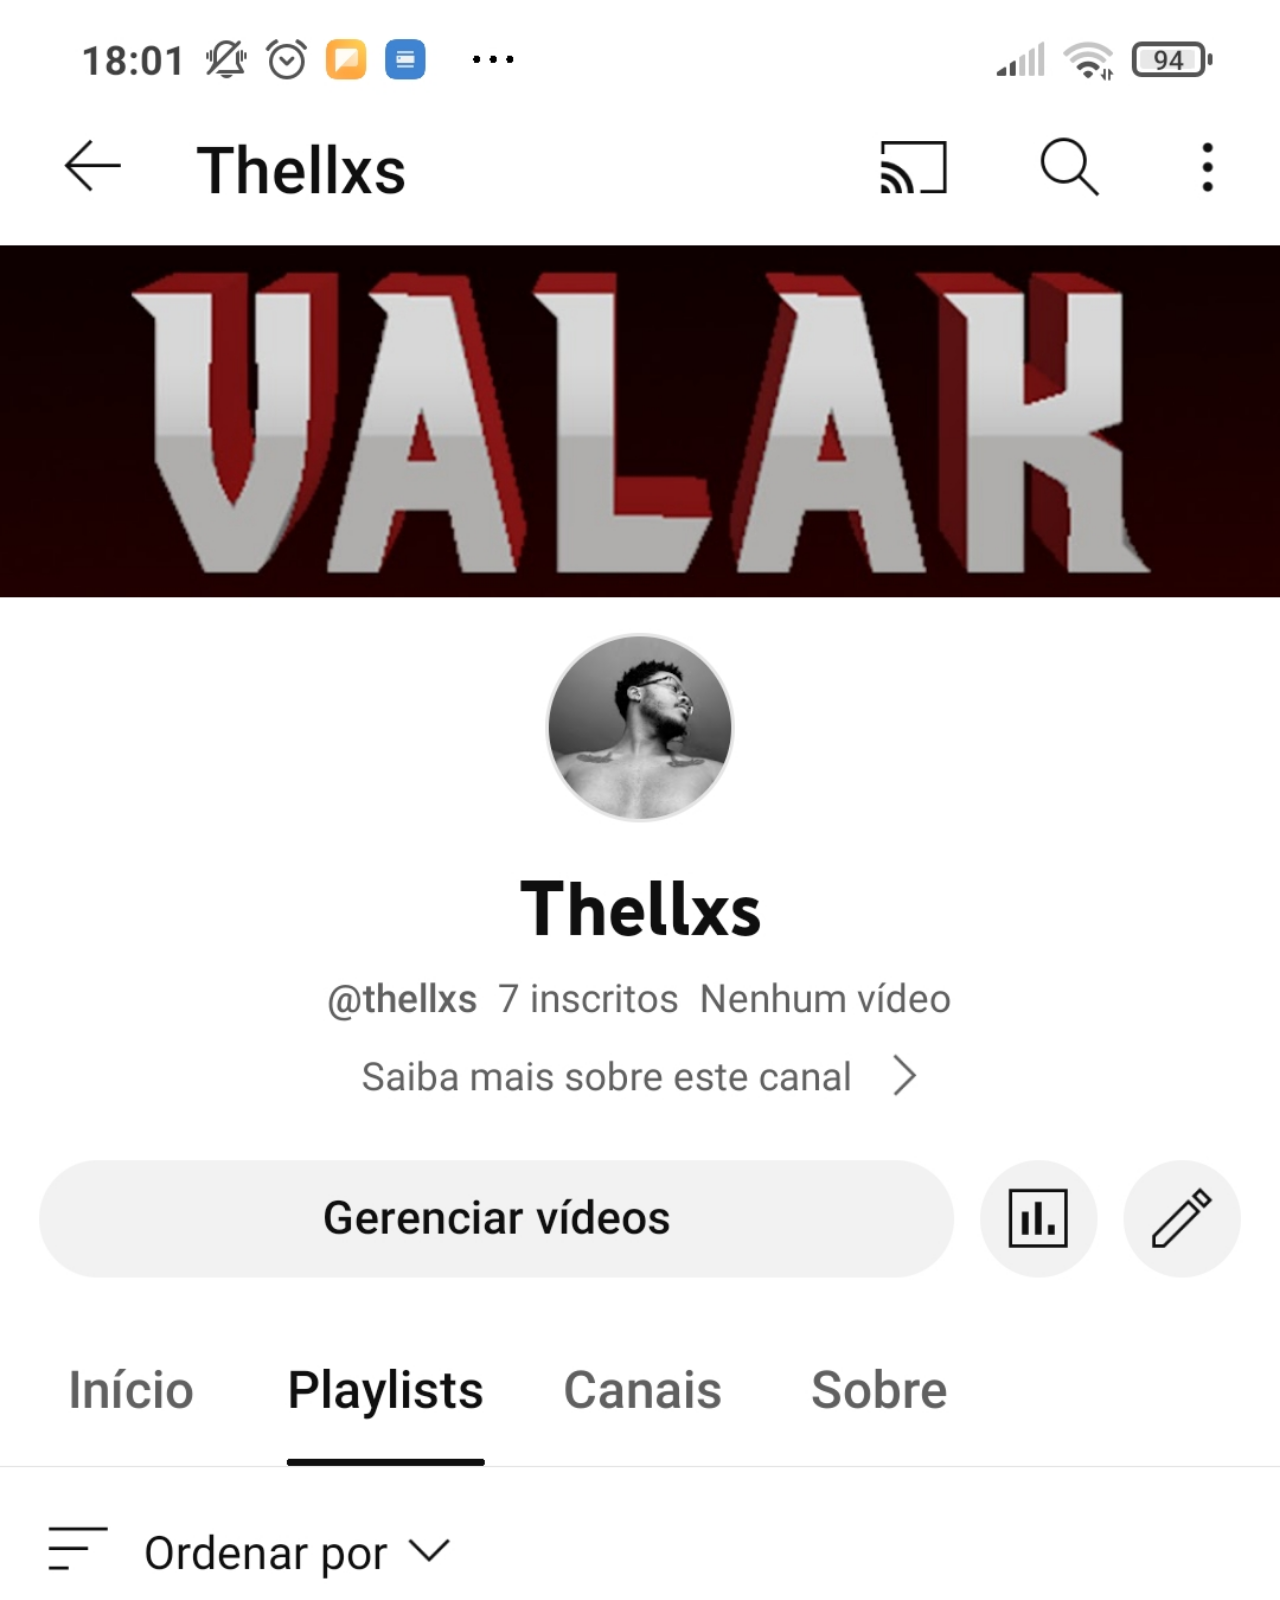
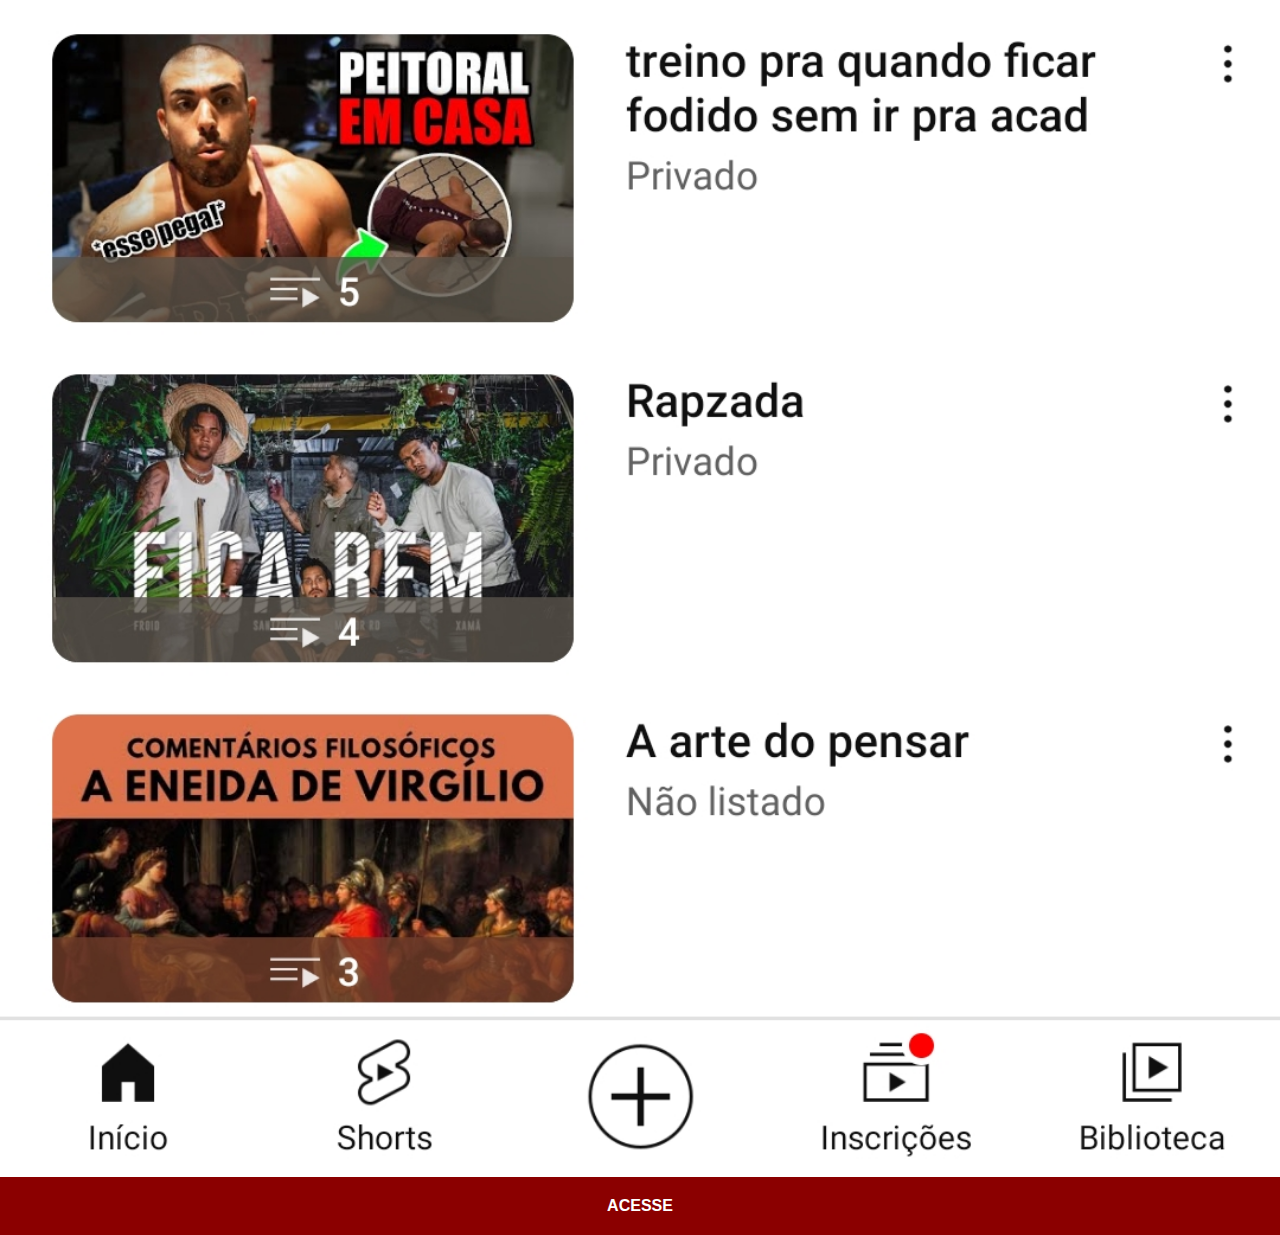
<file: youtube.html>
<!DOCTYPE html>
<html lang="pt-br">

<head>
    <meta charset="UTF-8">
    <meta name="viewport" content="width=device-width, initial-scale=1.0">
    <title>Youtube</title>
    <link rel="stylesheet" href="estilos/social.css">
</head>

<body>
    <img src="imagens/ytb.jpg" alt="Youtube">
    <a href="https://www.youtube.com/channel/UCSXLw-FM7Iufj8YIKNlSAqw" target="_blank">ACESSE
</body>

</html>
</file>
<file: estilos/style.css>
@charset "UTF-8";

* {
    margin: 0px;
    padding: 0px;
    font-family: Arial, Helvetica, sans-serif;
}

html, body {
    height: 100vh;
    width: 100vw;
    background-color: black;
}

body {
    background: url('../imagens/fundo-madeira.jpg') no-repeat top center;
    /*background url quando for por o fundo de alguma imagem da pasta*/
    background-size: cover;
    background-attachment: fixed;
}

main {
    height: 100vh;
    position: relative;

}

section#telefone {
    position: absolute;
    top: 50%;
    left: 50%;
    transform: translate(-50%, -50%);
    /* esse transform fez o bloco centralizar no meio da tela e deixando responsivo*/
    height: 627px;
    width: 311px;
    background: url('../imagens/frame-iphone.png')no-repeat;

}
iframe#tela{
    position: relative;
    top: 80px;
    left: 22px;
    width: 267px;
    height: 471px;

} 
section#redes-sociais img {
    width: 50px;
    margin: 10px;
    border-radius: 50%;
    box-shadow: 3px 3px 5px rgb(5, 5, 5);
    box-sizing: border-box;
}
section#redes-sociais img:hover {
    border: 2px solid rgb(248, 248, 247);
    transform: translate(-3px, -3px);
    box-shadow:  5px 5px 10px rgba(0, 0, 0, 0.74);
    transition: transform 0.5s;
}
</file>
<file: estilos/social.css>
@charset "UTF8";

* {
    margin: 0px;
    padding: 0px;
    font-family: Arial, Helvetica, sans-serif;
}

::-webkit-scrollbar {
    /*isso esconde a scrollbar*/
    width: 0px;
    height: 0px;
}

img {
    width: 100vw;
}


a {
    display: block;
    background-color: darkred;
    color: white;
    padding: 20px;
    text-align: center;
    text-decoration: none;
    font-weight: bolder;
}

a:hover {
    background-color: red;
</file>
